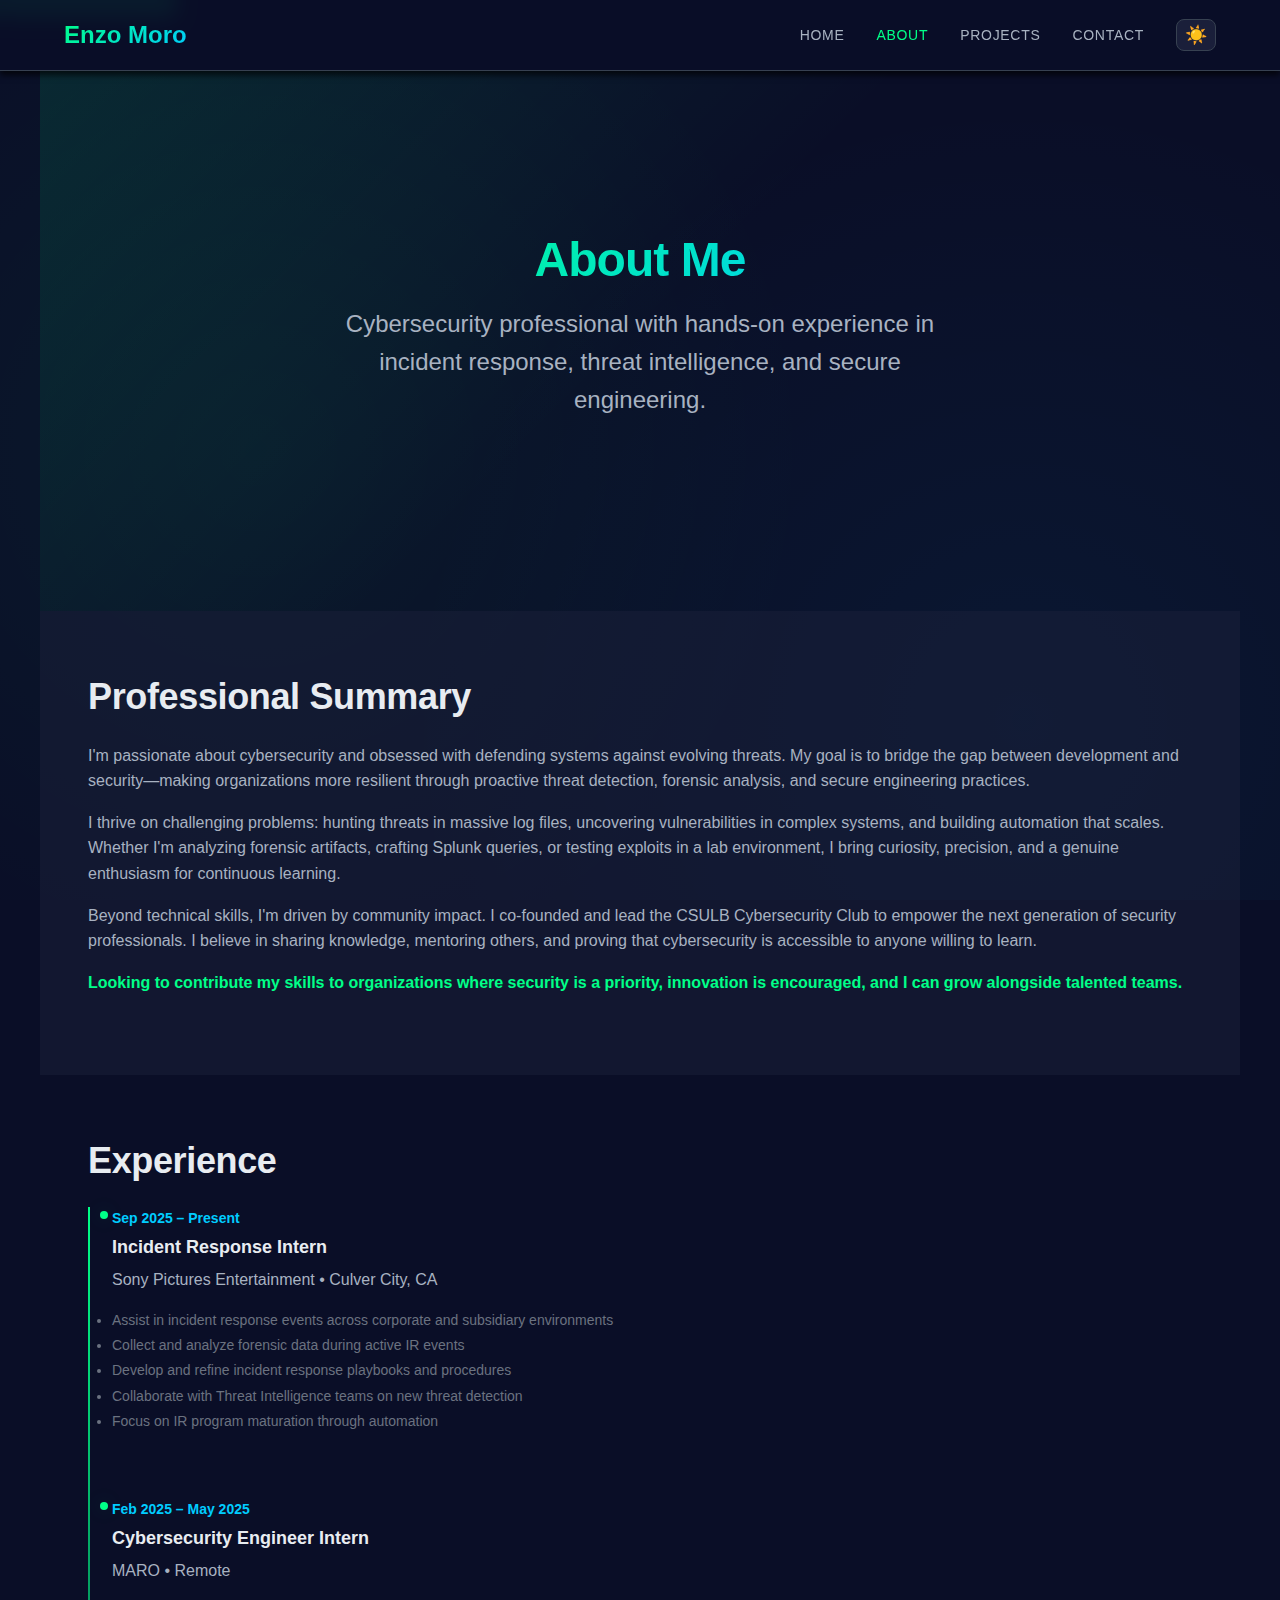
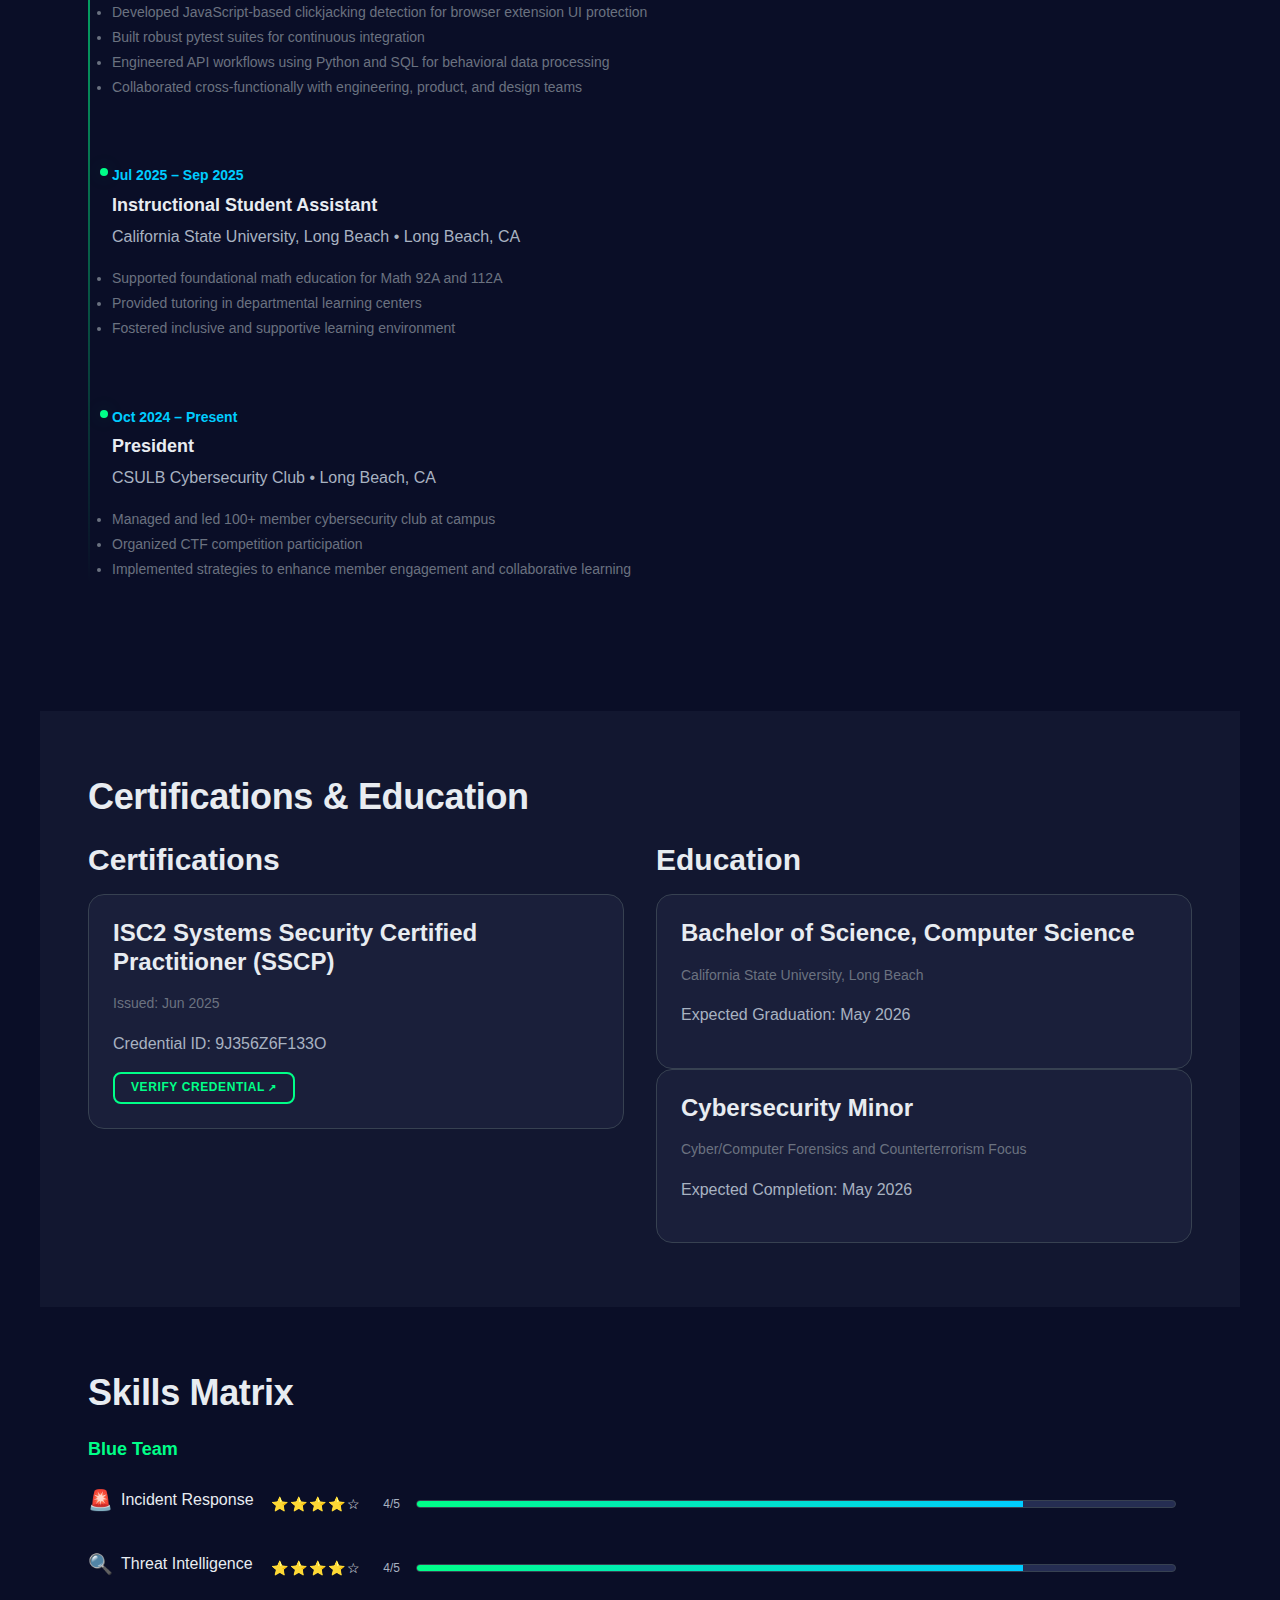
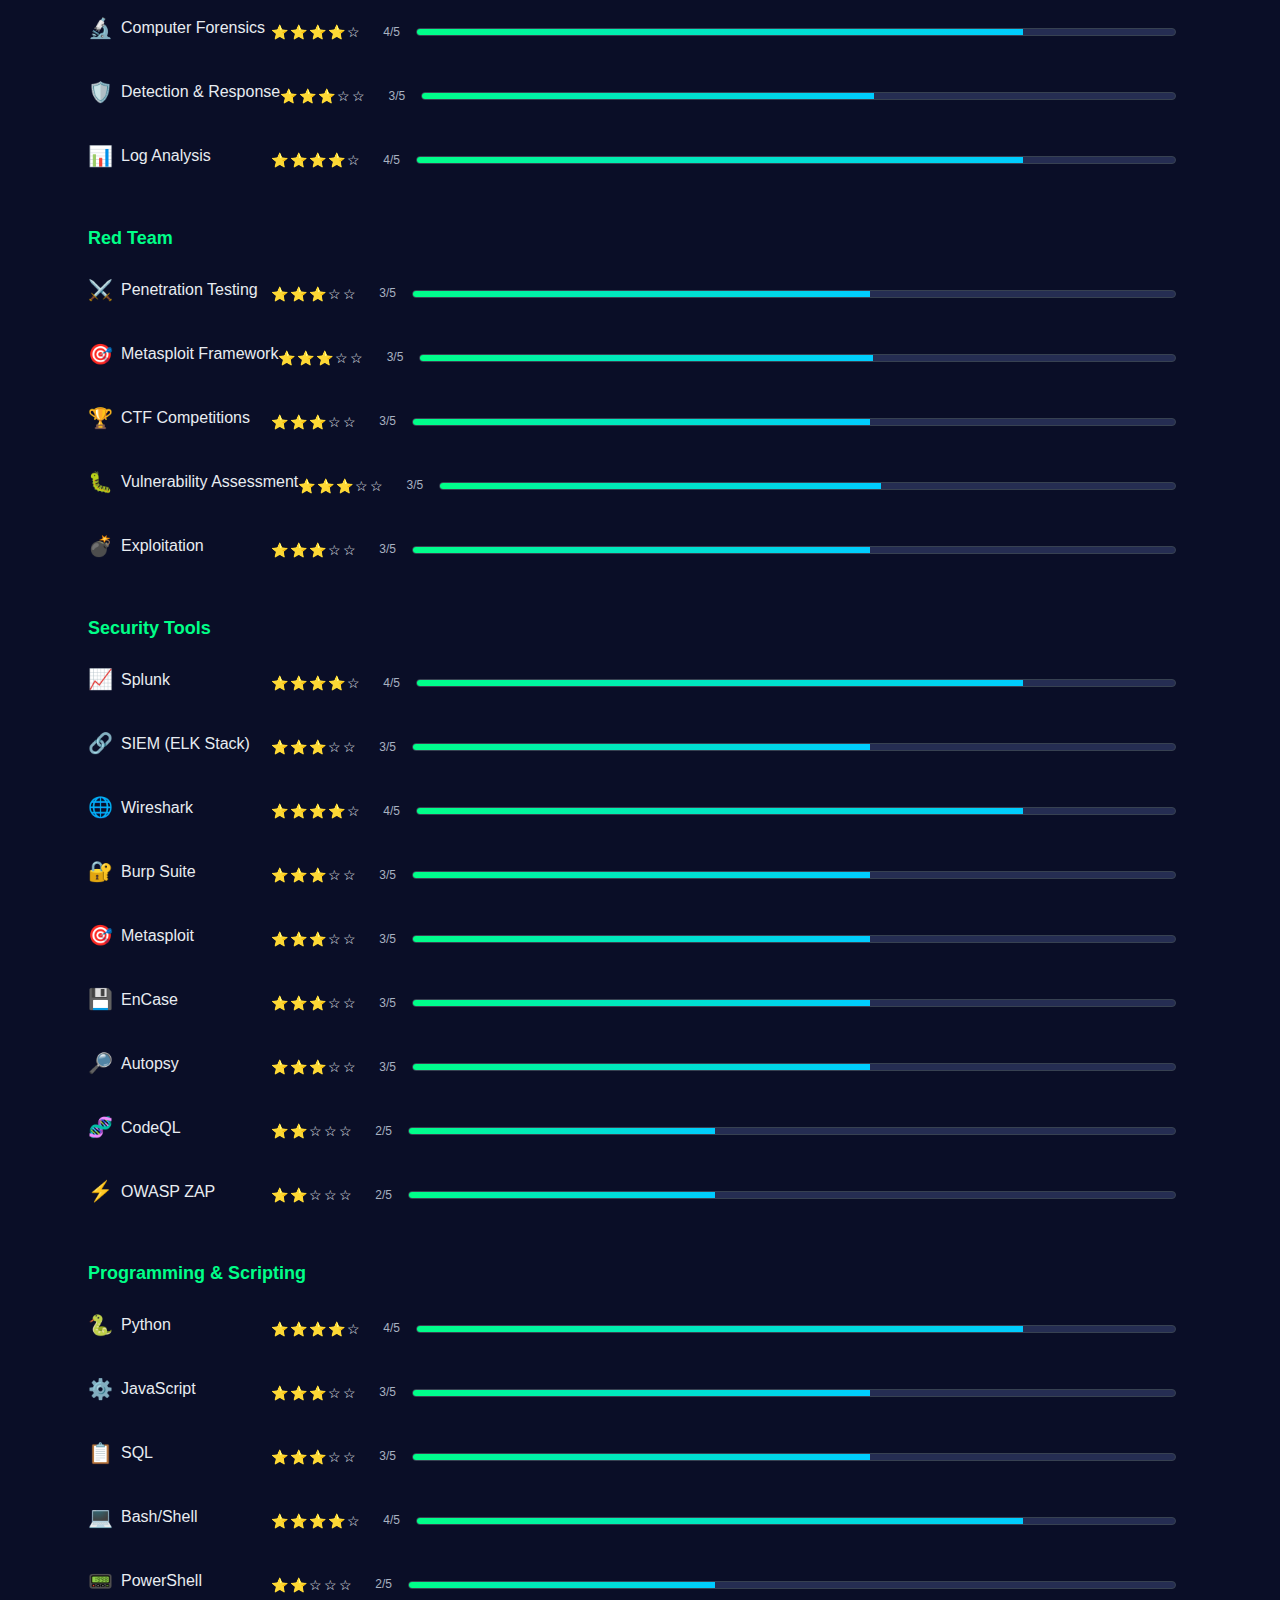
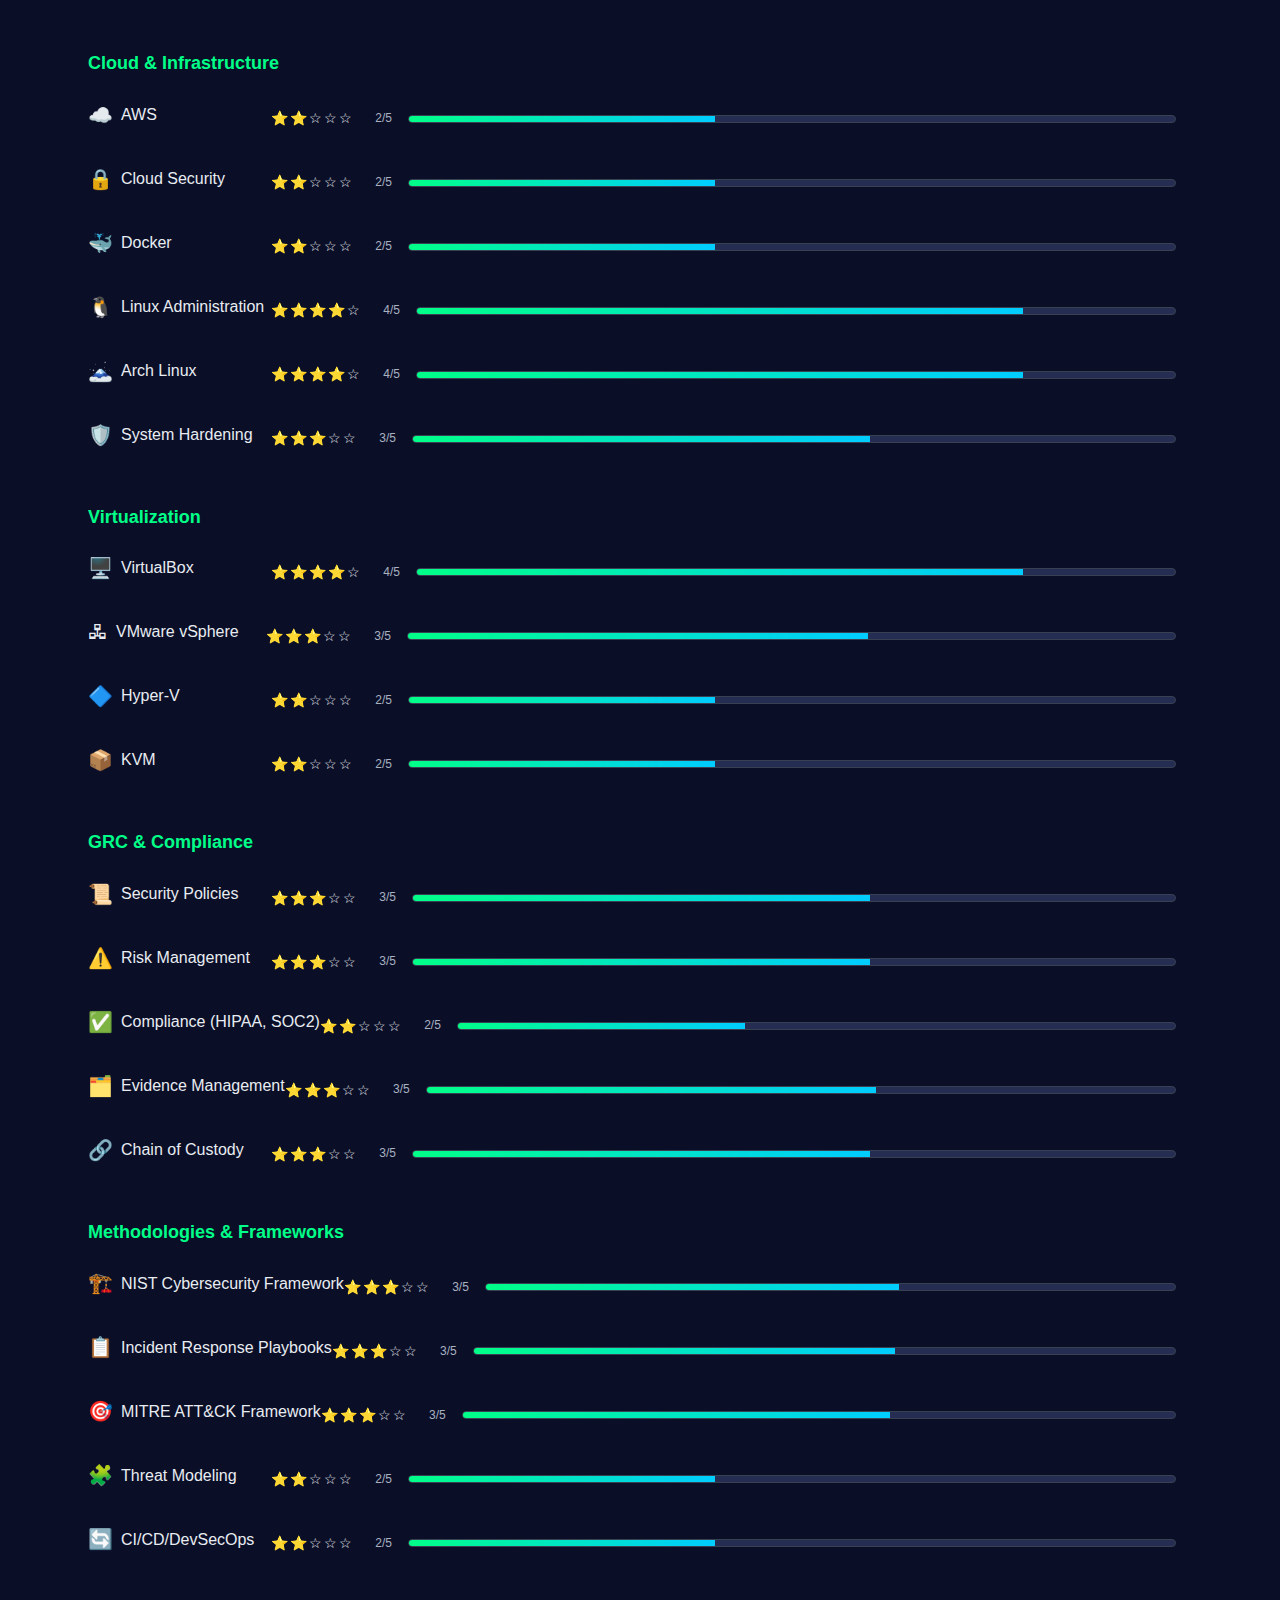
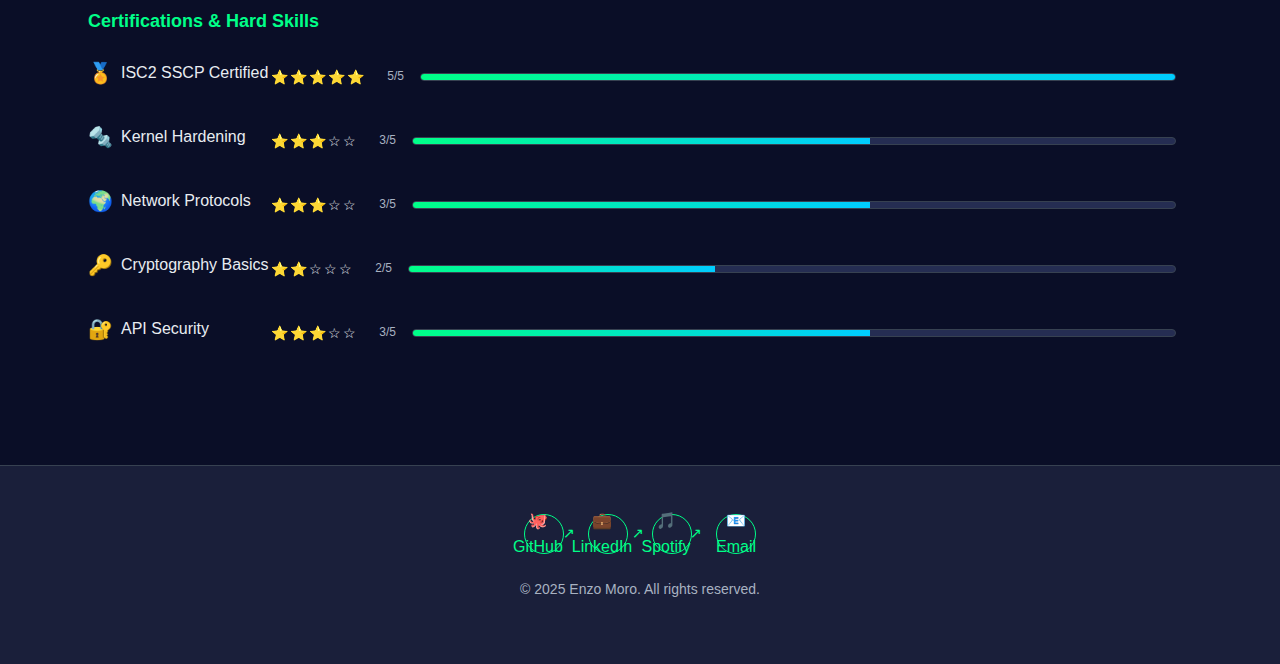
<file: about.html>
<!DOCTYPE html>
<html lang="en">
  <head>
    <meta charset="UTF-8" />
    <meta name="viewport" content="width=device-width, initial-scale=1.0" />
    <title>About | Enzo Moro | Cybersecurity Specialist</title>
    <meta
      name="description"
      content="Learn about Enzo Moro's cybersecurity expertise, experience, certifications, and technical skills."
    />
    <link rel="canonical" href="https://yourdomain.com/about.html" />
    <link rel="stylesheet" href="css/styles.css" />
    <meta
      http-equiv="Content-Security-Policy"
      content="default-src 'self'; script-src 'self' 'unsafe-inline'; style-src 'self' 'unsafe-inline'"
    />
  </head>
  <body>
    <a href="#main" class="skip-to-content">Skip to main content</a>

    <header role="banner">
      <nav role="navigation" aria-label="Main navigation">
        <div class="logo">Enzo Moro</div>
        <button class="menu-toggle" aria-label="Toggle navigation menu">
          ☰
        </button>
        <ul>
          <li><a href="index.html">Home</a></li>
          <li><a href="about.html" class="active">About</a></li>
          <li><a href="projects.html">Projects</a></li>
          <li><a href="contact.html">Contact</a></li>
          <li>
            <button id="theme-toggle" class="theme-toggle" aria-label="Toggle theme">
              <span class="theme-icon">☀️</span>
            </button>
          </li>
        </ul>
      </nav>
    </header>

    <main id="main" role="main">
      <!-- Hero -->
      <section
        class="hero"
        style="min-height: 60vh; padding: var(--spacing-2xl) var(--spacing-lg)"
      >
        <div class="hero-content">
          <h1>About Me</h1>
          <p class="subtitle">
            Cybersecurity professional with hands-on experience in incident
            response, threat intelligence, and secure engineering.
          </p>
        </div>
      </section>

      <!-- Professional Summary -->
      <section id="summary" role="region" aria-label="Professional summary">
        <div class="container">
          <h2>Professional Summary</h2>
          <p>
            I'm passionate about cybersecurity and obsessed with defending systems against evolving threats. My goal is to bridge the gap between development and security—making organizations more resilient through proactive threat detection, forensic analysis, and secure engineering practices.
          </p>
          <p>
            I thrive on challenging problems: hunting threats in massive log files, uncovering vulnerabilities in complex systems, and building automation that scales. Whether I'm analyzing forensic artifacts, crafting Splunk queries, or testing exploits in a lab environment, I bring curiosity, precision, and a genuine enthusiasm for continuous learning.
          </p>
          <p>
            Beyond technical skills, I'm driven by community impact. I co-founded and lead the CSULB Cybersecurity Club to empower the next generation of security professionals. I believe in sharing knowledge, mentoring others, and proving that cybersecurity is accessible to anyone willing to learn.
          </p>
          <p style="font-weight: 600; color: var(--color-accent-primary);">
            Looking to contribute my skills to organizations where security is a priority, innovation is encouraged, and I can grow alongside talented teams.
          </p>
        </div>
      </section>

      <!-- Experience Timeline -->
      <section id="experience" role="region" aria-label="Experience">
        <div class="container">
          <h2>Experience</h2>
          <div class="timeline">
            <div class="timeline-item">
              <div class="timeline-date">Sep 2025 – Present</div>
              <h3 class="timeline-title">Incident Response Intern</h3>
              <div class="timeline-org">
                Sony Pictures Entertainment • Culver City, CA
              </div>
              <ul class="timeline-description">
                <li>
                  Assist in incident response events across corporate and
                  subsidiary environments
                </li>
                <li>
                  Collect and analyze forensic data during active IR events
                </li>
                <li>
                  Develop and refine incident response playbooks and procedures
                </li>
                <li>
                  Collaborate with Threat Intelligence teams on new threat
                  detection
                </li>
                <li>Focus on IR program maturation through automation</li>
              </ul>
            </div>

            <div class="timeline-item">
              <div class="timeline-date">Feb 2025 – May 2025</div>
              <h3 class="timeline-title">Cybersecurity Engineer Intern</h3>
              <div class="timeline-org">MARO • Remote</div>
              <ul class="timeline-description">
                <li>
                  Developed JavaScript-based clickjacking detection for browser
                  extension UI protection
                </li>
                <li>Built robust pytest suites for continuous integration</li>
                <li>
                  Engineered API workflows using Python and SQL for behavioral
                  data processing
                </li>
                <li>
                  Collaborated cross-functionally with engineering, product, and
                  design teams
                </li>
              </ul>
            </div>

            <div class="timeline-item">
              <div class="timeline-date">Jul 2025 – Sep 2025</div>
              <h3 class="timeline-title">Instructional Student Assistant</h3>
              <div class="timeline-org">
                California State University, Long Beach • Long Beach, CA
              </div>
              <ul class="timeline-description">
                <li>
                  Supported foundational math education for Math 92A and 112A
                </li>
                <li>Provided tutoring in departmental learning centers</li>
                <li>Fostered inclusive and supportive learning environment</li>
              </ul>
            </div>

            <div class="timeline-item">
              <div class="timeline-date">Oct 2024 – Present</div>
              <h3 class="timeline-title">President</h3>
              <div class="timeline-org">
                CSULB Cybersecurity Club • Long Beach, CA
              </div>
              <ul class="timeline-description">
                <li>
                  Managed and led 100+ member cybersecurity club at campus
                </li>
                <li>Organized CTF competition participation</li>
                <li>
                  Implemented strategies to enhance member engagement and
                  collaborative learning
                </li>
              </ul>
            </div>
          </div>
        </div>
      </section>

      <!-- Certifications & Education -->
      <section id="certifications" role="region" aria-label="Certifications">
        <div class="container">
          <h2>Certifications & Education</h2>
          <div class="grid grid-2">
            <div>
              <h3>Certifications</h3>
              <div class="card">
                <h4>ISC2 Systems Security Certified Practitioner (SSCP)</h4>
                <p style="font-size: var(--font-size-sm); color: var(--color-text-muted);">
                  Issued: Jun 2025
                </p>
                <p>Credential ID: 9J356Z6F133O</p>
                <a
                  href="https://www.isc2.org"
                  target="_blank"
                  rel="noopener noreferrer"
                  class="btn btn-small"
                  >Verify Credential</a
                >
              </div>
            </div>

            <div>
              <h3>Education</h3>
              <div class="card">
                <h4>Bachelor of Science, Computer Science</h4>
                <p style="font-size: var(--font-size-sm); color: var(--color-text-muted);">
                  California State University, Long Beach
                </p>
                <p>Expected Graduation: May 2026</p>
              </div>
              <div class="card">
                <h4>Cybersecurity Minor</h4>
                <p style="font-size: var(--font-size-sm); color: var(--color-text-muted);">
                  Cyber/Computer Forensics and Counterterrorism Focus
                </p>
                <p>Expected Completion: May 2026</p>
              </div>
            </div>
          </div>
        </div>
      </section>

      <!-- Skills Matrix -->
      <section id="skills" role="region" aria-label="Skills">
        <div class="container">
          <h2>Skills Matrix</h2>
          <div id="skills-container"></div>
        </div>
      </section>
    </main>

    <footer role="contentinfo">
      <div class="social-links">
        <a href="https://github.com" target="_blank" rel="noopener noreferrer" title="GitHub"
          >🐙 GitHub</a
        >
        <a
          href="https://www.linkedin.com/in/enzocmoro/"
          target="_blank"
          rel="noopener noreferrer"
          title="LinkedIn"
          >💼 LinkedIn</a
        >
        <a href="https://open.spotify.com/user/enzocmoro-br?si=728c3e573cd54afa" target="_blank" rel="noopener noreferrer" title="Spotify"
          >🎵 Spotify</a
        >
        <a href="mailto:enzocmoro@gmail.com" title="Email">📧 Email</a>
      </div>
      <div class="footer-content">
        <p>© 2025 Enzo Moro. All rights reserved.</p>
      </div>
    </footer>

    <script src="js/theme.js"></script>
    <script src="js/scroll-to-top.js"></script>
    <script src="js/nav.js"></script>
    <script src="js/main.js"></script>
    <script>
      // Load skills matrix from JSON
      async function loadSkills() {
        try {
          const response = await fetch("assets/data/skills.json");
          const data = await response.json();

          const container = document.getElementById("skills-container");
          container.innerHTML = "";

          data.categories.forEach((category) => {
            const categoryDiv = document.createElement("div");
            categoryDiv.className = "skill-category";

            const title = document.createElement("h4");
            title.textContent = category.name;
            categoryDiv.appendChild(title);

            category.skills.forEach((skill) => {
              const skillItem = document.createElement("div");
              skillItem.className = "skill-item";

              // Icon + Name
              const nameContainer = document.createElement("div");
              nameContainer.style.display = "flex";
              nameContainer.style.alignItems = "center";
              nameContainer.style.gap = "8px";
              nameContainer.style.marginBottom = "var(--spacing-sm)";

              const icon = document.createElement("span");
              icon.textContent = skill.icon || "•";
              icon.style.fontSize = "20px";

              const name = document.createElement("div");
              name.className = "skill-name";
              name.textContent = skill.name;

              nameContainer.appendChild(icon);
              nameContainer.appendChild(name);

              // Score display with stars
              const scoreContainer = document.createElement("div");
              scoreContainer.style.display = "flex";
              scoreContainer.style.alignItems = "center";
              scoreContainer.style.gap = "8px";

              const stars = document.createElement("div");
              stars.style.fontSize = "14px";
              stars.style.letterSpacing = "2px";
              stars.textContent = "⭐".repeat(skill.level) + "☆".repeat(5 - skill.level);

              const scoreText = document.createElement("div");
              scoreText.className = "skill-level";
              scoreText.textContent = `${skill.level}/5`;

              scoreContainer.appendChild(stars);
              scoreContainer.appendChild(scoreText);

              // Bar
              const bar = document.createElement("div");
              bar.className = "skill-bar";

              const fill = document.createElement("div");
              fill.className = "skill-fill";
              const percentage = (skill.level / 5) * 100;
              fill.style.width = `${percentage}%`;

              bar.appendChild(fill);

              skillItem.appendChild(nameContainer);
              skillItem.appendChild(scoreContainer);
              skillItem.appendChild(bar);

              categoryDiv.appendChild(skillItem);
            });

            container.appendChild(categoryDiv);
          });
        } catch (error) {
          console.error("Error loading skills:", error);
        }
      }

      document.addEventListener("DOMContentLoaded", loadSkills);
    </script>
  </body>
</html>
</file>
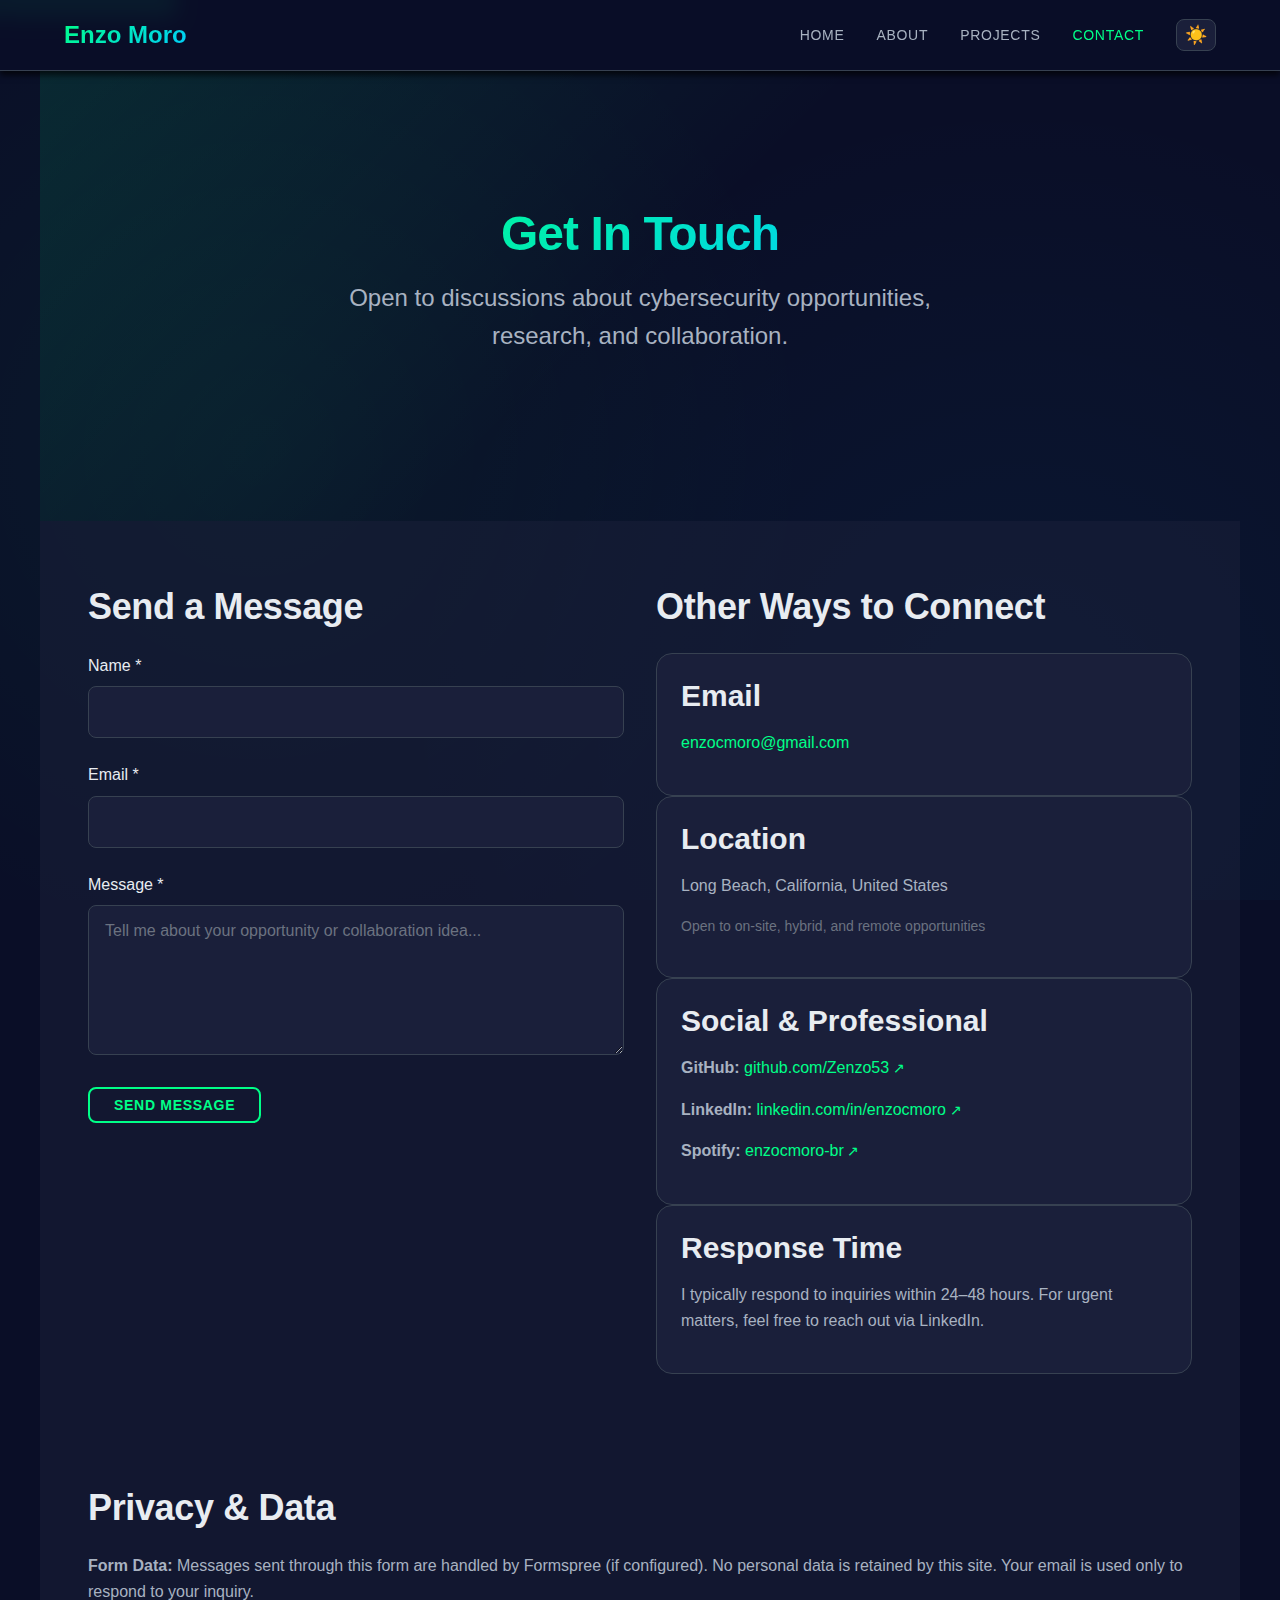
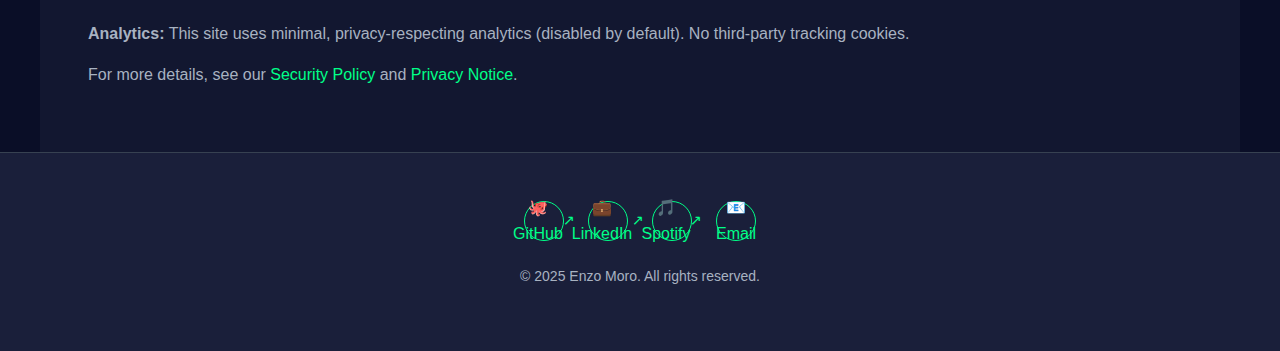
<file: contact.html>
<!DOCTYPE html>
<html lang="en">
  <head>
    <meta charset="UTF-8" />
    <meta name="viewport" content="width=device-width, initial-scale=1.0" />
    <title>Contact | Enzo Moro</title>
    <meta name="description" content="Get in touch with Enzo Moro. Available for cybersecurity opportunities." />
    <link rel="canonical" href="https://yourdomain.com/contact.html" />
    <link rel="stylesheet" href="css/styles.css" />
    <meta
      http-equiv="Content-Security-Policy"
      content="default-src 'self'; script-src 'self' 'unsafe-inline'; style-src 'self' 'unsafe-inline'; connect-src 'self' https://formspree.io"
    />
  </head>
  <body>
    <a href="#main" class="skip-to-content">Skip to main content</a>

    <header role="banner">
      <nav role="navigation" aria-label="Main navigation">
        <div class="logo">Enzo Moro</div>
        <button class="menu-toggle" aria-label="Toggle navigation menu">
          ☰
        </button>
        <ul>
          <li><a href="index.html">Home</a></li>
          <li><a href="about.html">About</a></li>
          <li><a href="projects.html">Projects</a></li>
          <li><a href="contact.html" class="active">Contact</a></li>
          <li>
            <button id="theme-toggle" class="theme-toggle" aria-label="Toggle theme">
              <span class="theme-icon">☀️</span>
            </button>
          </li>
        </ul>
      </nav>
    </header>

    <main id="main" role="main">
      <!-- Hero -->
      <section
        class="hero"
        style="min-height: 50vh; padding: var(--spacing-2xl) var(--spacing-lg)"
      >
        <div class="hero-content">
          <h1>Get In Touch</h1>
          <p class="subtitle">
            Open to discussions about cybersecurity opportunities, research, and collaboration.
          </p>
        </div>
      </section>

      <!-- Contact Form & Info -->
      <section id="contact-section" role="region" aria-label="Contact">
        <div class="container">
          <div class="grid grid-2">
            <!-- Contact Form -->
            <div>
              <h2>Send a Message</h2>
              <form
                id="contact-form"
                action="https://formspree.io/f/xyzpqrst"
                method="POST"
              >
                <div class="form-group">
                  <label for="name">Name *</label>
                  <input
                    type="text"
                    id="name"
                    name="name"
                    required
                    aria-required="true"
                  />
                </div>

                <div class="form-group">
                  <label for="email">Email *</label>
                  <input
                    type="email"
                    id="email"
                    name="email"
                    required
                    aria-required="true"
                  />
                </div>

                <!-- Honeypot (spam protection) -->
                <div
                  class="form-group"
                  style="position: absolute; left: -9999px; opacity: 0"
                >
                  <label for="website">Website</label>
                  <input type="text" id="website" name="website" />
                </div>

                <div class="form-group">
                  <label for="message">Message *</label>
                  <textarea
                    id="message"
                    name="message"
                    required
                    aria-required="true"
                    placeholder="Tell me about your opportunity or collaboration idea..."
                  ></textarea>
                </div>

                <button type="submit" class="btn">
                  Send Message
                </button>
              </form>

              <div id="form-message" style="display: none"></div>
            </div>

            <!-- Contact Info -->
            <div>
              <h2>Other Ways to Connect</h2>

              <div class="card">
                <h3>Email</h3>
                <p>
                  <a href="mailto:enzocmoro@gmail.com"
                    >enzocmoro@gmail.com</a
                  >
                </p>
              </div>

              <div class="card">
                <h3>Location</h3>
                <p>Long Beach, California, United States</p>
                <p style="font-size: var(--font-size-sm); color: var(--color-text-muted);">
                  Open to on-site, hybrid, and remote opportunities
                </p>
              </div>

              <div class="card">
                <h3>Social & Professional</h3>
                <p>
                  <strong>GitHub:</strong>
                  <a href="https://github.com/Zenzo53" target="_blank" rel="noopener noreferrer"
                    >github.com/Zenzo53</a
                  >
                </p>
                <p>
                  <strong>LinkedIn:</strong>
                  <a href="https://www.linkedin.com/in/enzocmoro/" target="_blank" rel="noopener noreferrer"
                    >linkedin.com/in/enzocmoro</a
                  >
                </p>
                <p>
                  <strong>Spotify:</strong>
                  <a href="https://open.spotify.com/user/enzocmoro-br?si=728c3e573cd54afa" target="_blank" rel="noopener noreferrer"
                    >enzocmoro-br</a
                  >
                </p>
              </div>

              <div class="card">
                <h3>Response Time</h3>
                <p>
                  I typically respond to inquiries within 24–48 hours. For urgent matters, feel free to reach out via LinkedIn.
                </p>
              </div>
            </div>
          </div>
        </div>
      </section>

      <!-- Privacy -->
      <section style="padding: var(--spacing-2xl) var(--spacing-lg); background-color: rgba(25, 31, 58, 0.5);">
        <div class="container">
          <h2>Privacy & Data</h2>
          <p>
            <strong>Form Data:</strong> Messages sent through this form are handled by Formspree
            (if configured). No personal data is retained by this site. Your email is used only
            to respond to your inquiry.
          </p>
          <p>
            <strong>Analytics:</strong> This site uses minimal, privacy-respecting analytics
            (disabled by default). No third-party tracking cookies.
          </p>
          <p>
            For more details, see our <a href="SECURITY.md">Security Policy</a> and
            <a href="privacy.html">Privacy Notice</a>.
          </p>
        </div>
      </section>
    </main>

    <footer role="contentinfo">
      <div class="social-links">
        <a href="https://github.com" target="_blank" rel="noopener noreferrer" title="GitHub"
          >🐙 GitHub</a
        >
        <a
          href="https://www.linkedin.com/in/enzocmoro/"
          target="_blank"
          rel="noopener noreferrer"
          title="LinkedIn"
          >💼 LinkedIn</a
        >
        <a href="https://open.spotify.com/user/enzocmoro-br?si=728c3e573cd54afa" target="_blank" rel="noopener noreferrer" title="Spotify"
          >🎵 Spotify</a
        >
        <a href="mailto:enzocmoro@gmail.com" title="Email">📧 Email</a>
      </div>
      <div class="footer-content">
        <p>© 2025 Enzo Moro. All rights reserved.</p>
      </div>
    </footer>

    <script src="js/theme.js"></script>
    <script src="js/scroll-to-top.js"></script>
    <script src="js/nav.js"></script>
    <script src="js/form.js"></script>
  </body>
</html>
</file>
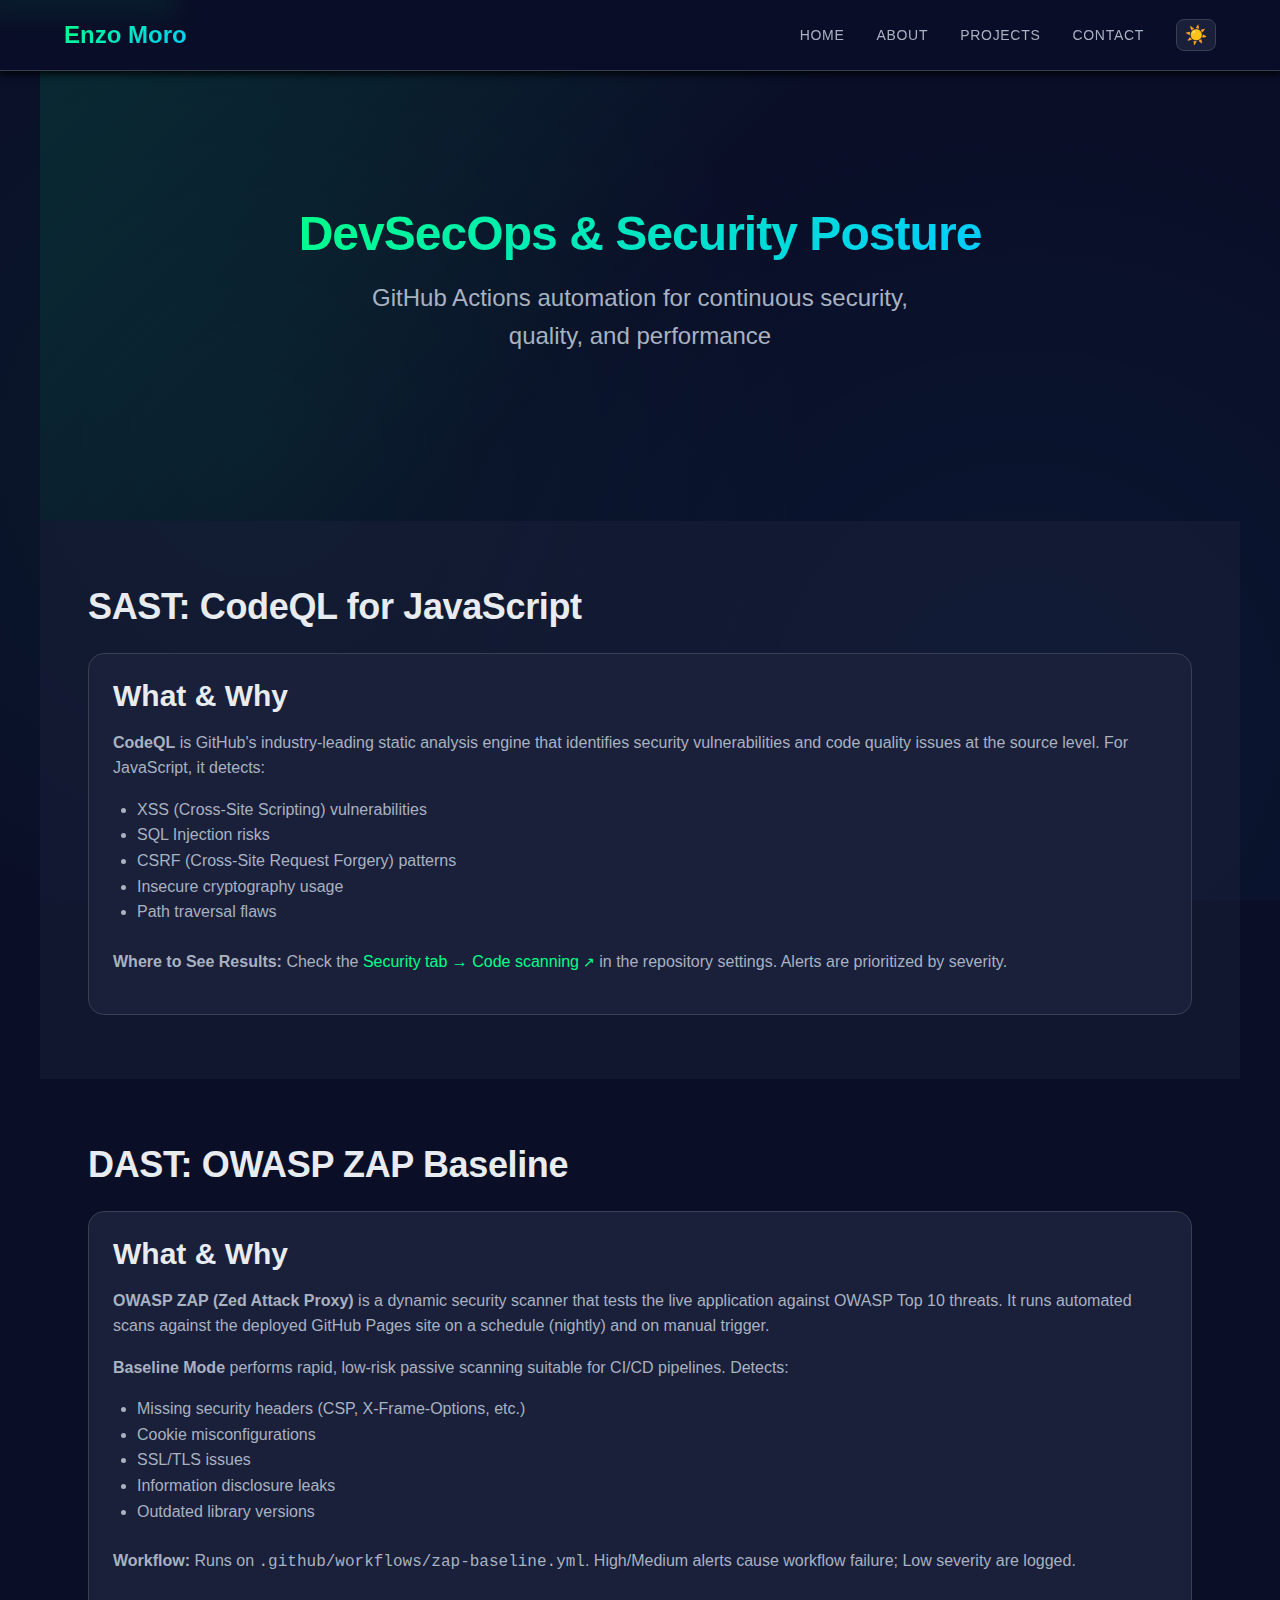
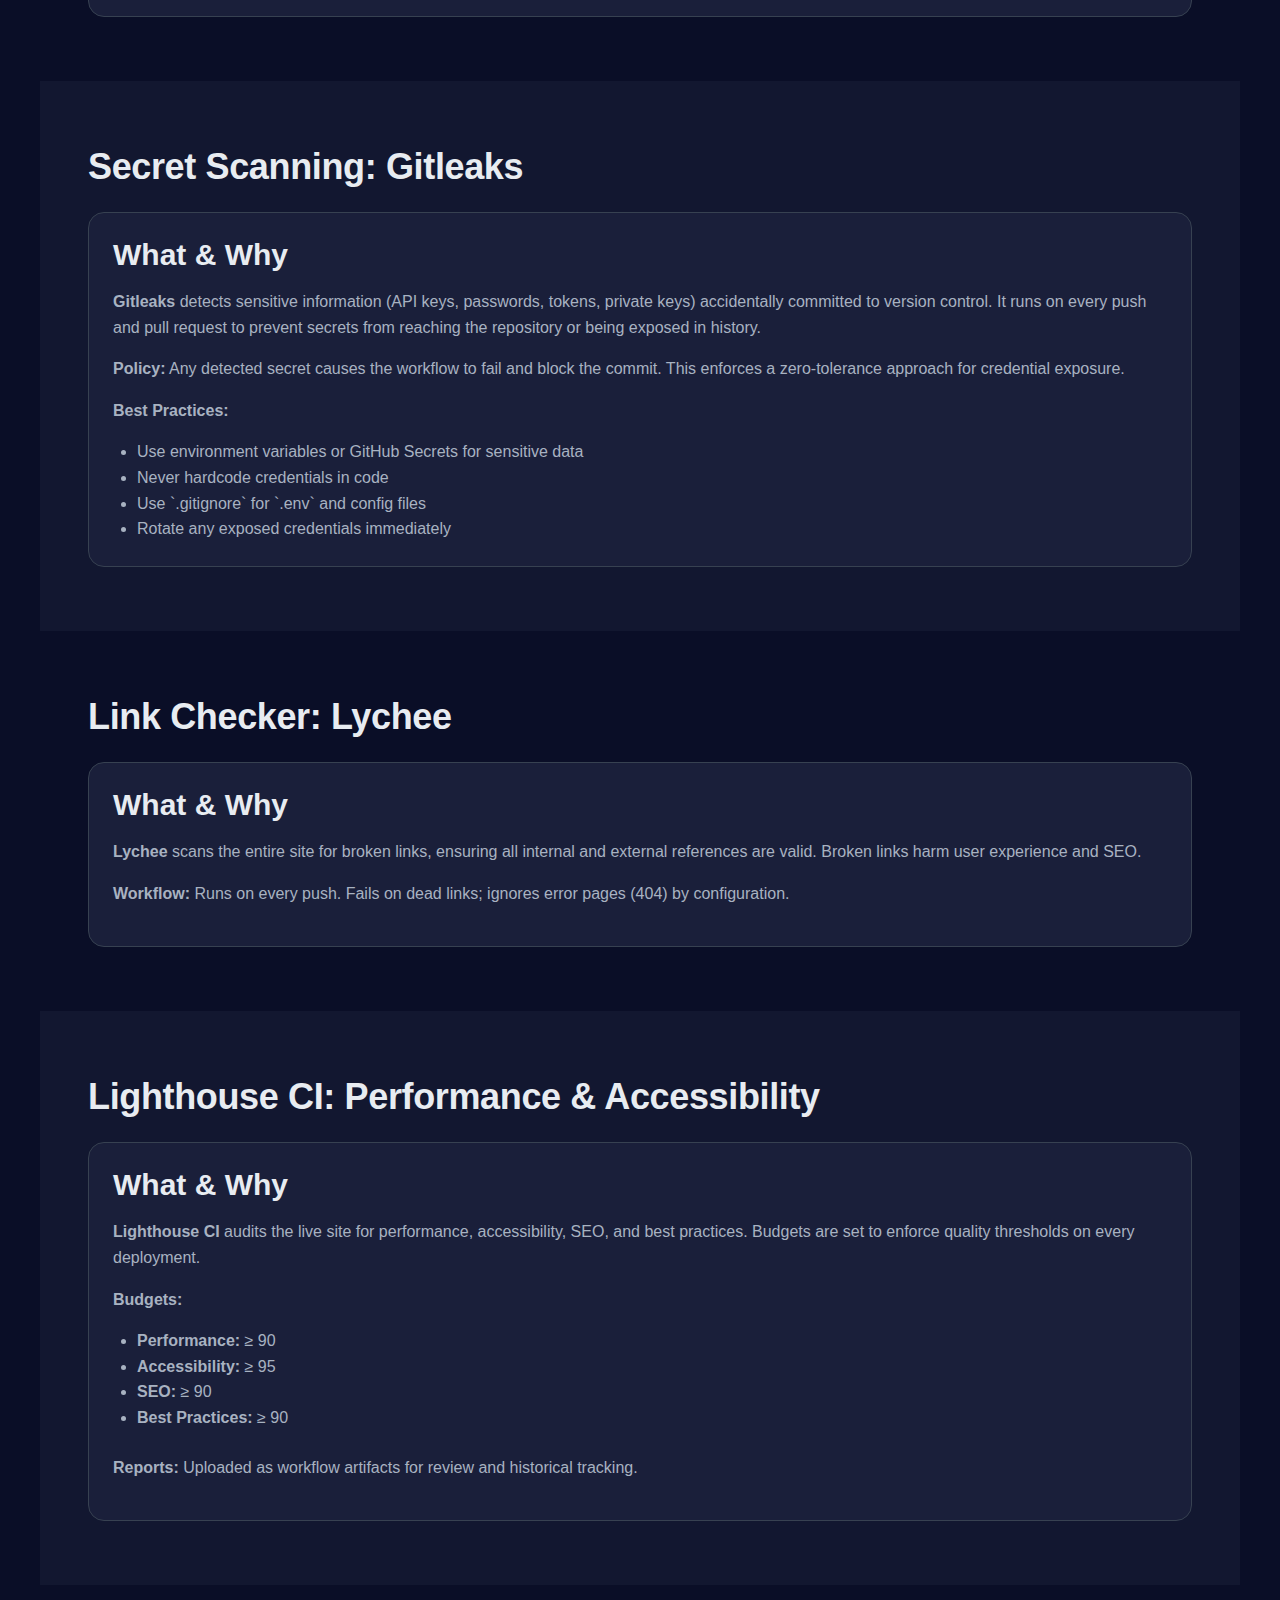
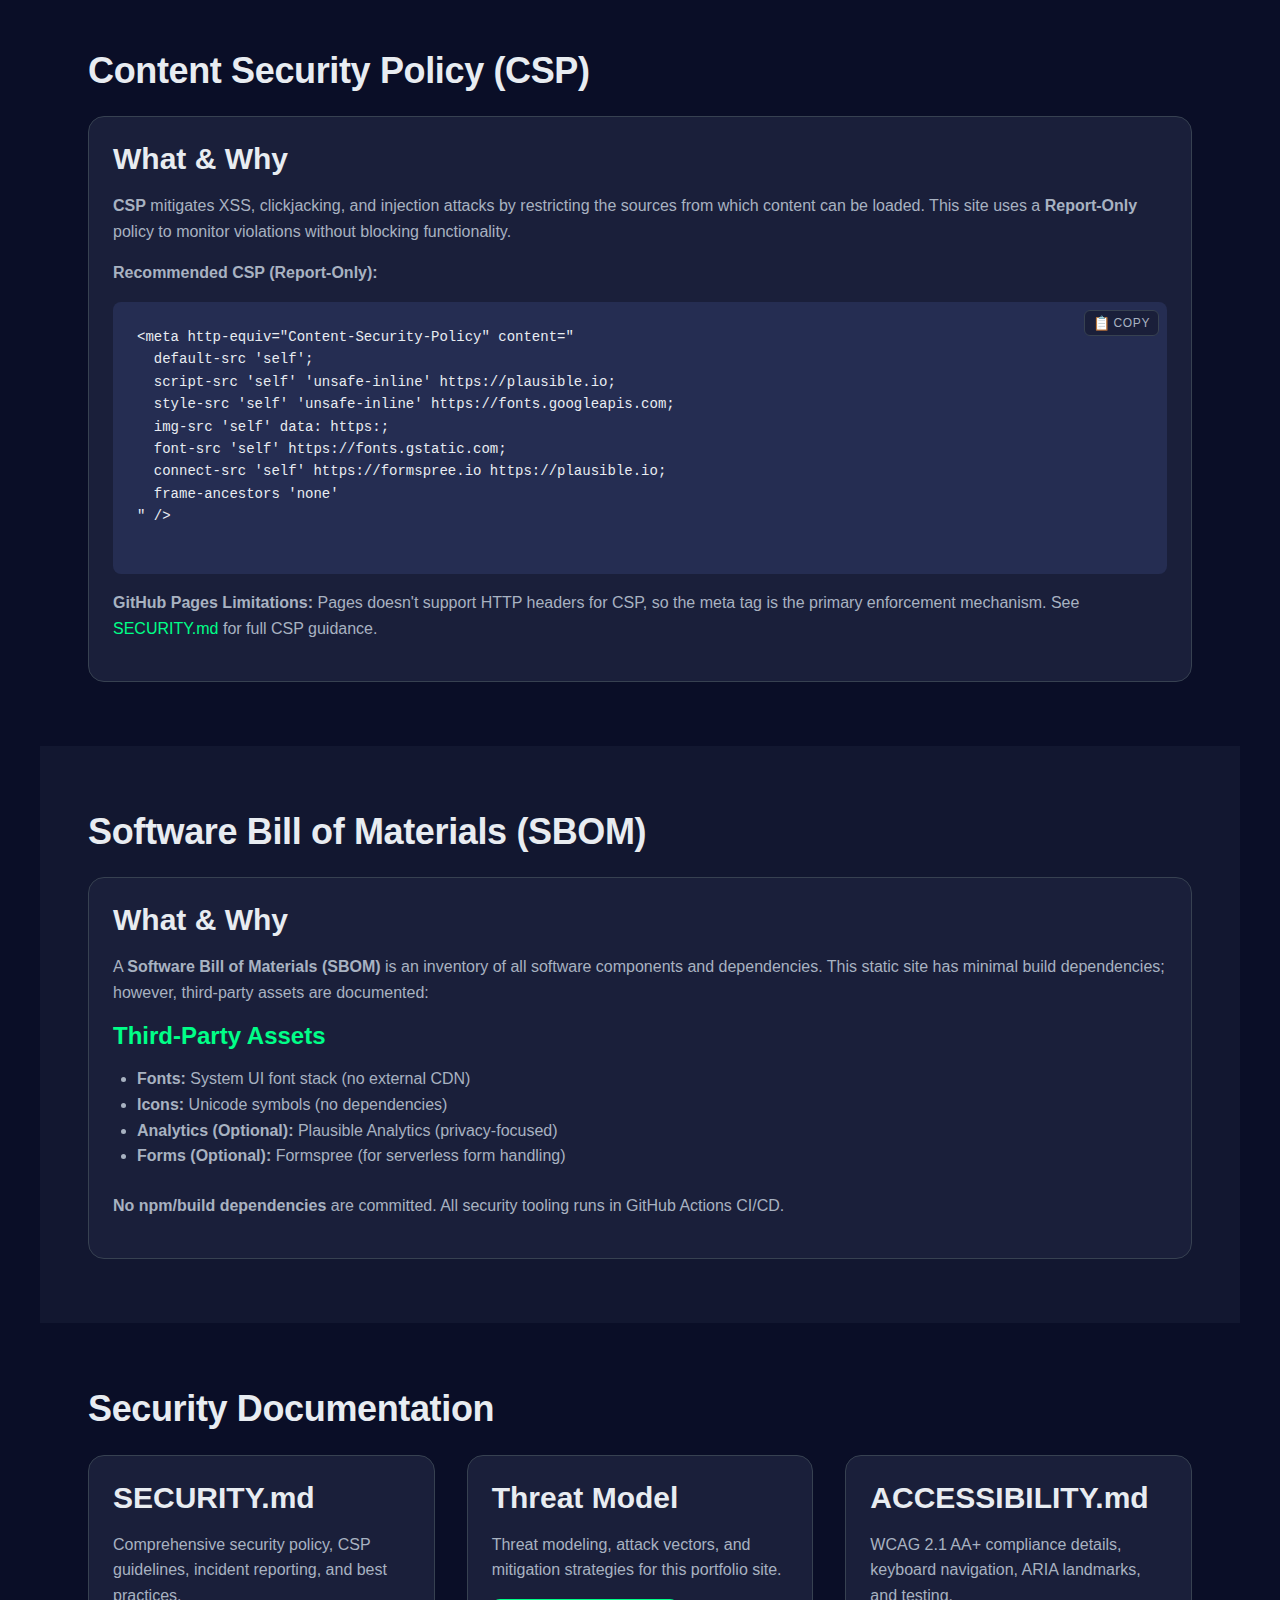
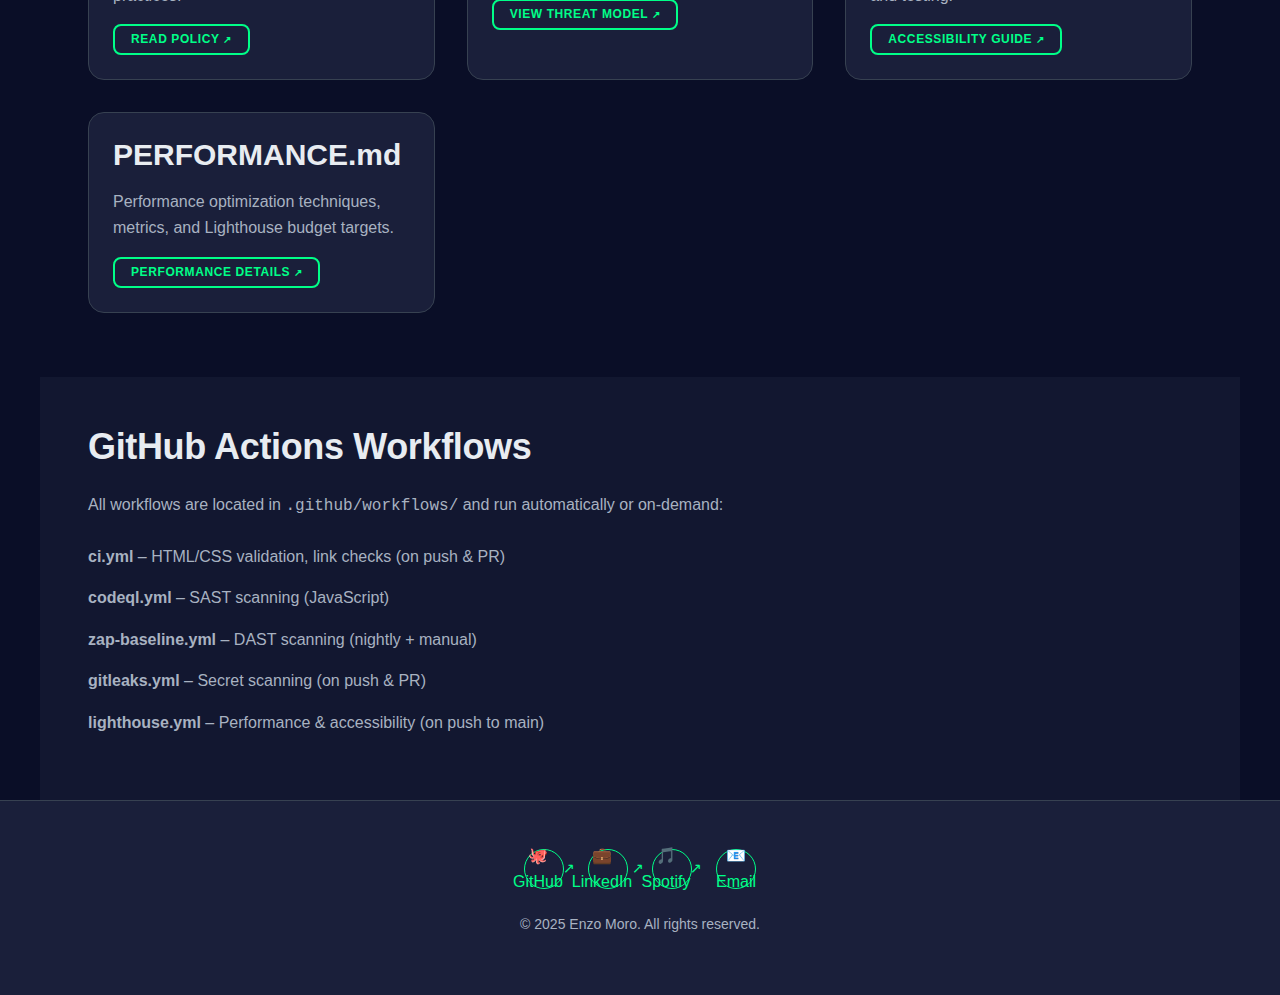
<file: devsecops.html>
<!DOCTYPE html>
<html lang="en">
  <head>
    <meta charset="UTF-8" />
    <meta name="viewport" content="width=device-width, initial-scale=1.0" />
    <title>DevSecOps | Enzo Moro</title>
    <meta
      name="description"
      content="Security practices: SAST (CodeQL), DAST (OWASP ZAP), Secret Scanning (Gitleaks), Lighthouse CI, and more."
    />
    <link rel="canonical" href="https://yourdomain.com/devsecops.html" />
    <link rel="stylesheet" href="css/styles.css" />
  </head>
  <body>
    <a href="#main" class="skip-to-content">Skip to main content</a>

    <header role="banner">
      <nav role="navigation" aria-label="Main navigation">
        <div class="logo">Enzo Moro</div>
        <button class="menu-toggle" aria-label="Toggle navigation menu">
          ☰
        </button>
        <ul>
          <li><a href="index.html">Home</a></li>
          <li><a href="about.html">About</a></li>
          <li><a href="projects.html">Projects</a></li>
          <li><a href="contact.html">Contact</a></li>
          <li>
            <button id="theme-toggle" class="theme-toggle" aria-label="Toggle theme">
              <span class="theme-icon">☀️</span>
            </button>
          </li>
        </ul>
      </nav>
    </header>

    <main id="main" role="main">
      <!-- Hero -->
      <section
        class="hero"
        style="min-height: 50vh; padding: var(--spacing-2xl) var(--spacing-lg)"
      >
        <div class="hero-content">
          <h1>DevSecOps & Security Posture</h1>
          <p class="subtitle">
            GitHub Actions automation for continuous security, quality, and performance
          </p>
        </div>
      </section>

      <!-- SAST Section -->
      <section role="region" aria-label="Static Application Security Testing">
        <div class="container">
          <h2>SAST: CodeQL for JavaScript</h2>
          <div class="card">
            <h3>What & Why</h3>
            <p>
              <strong>CodeQL</strong> is GitHub's industry-leading static analysis engine that
              identifies security vulnerabilities and code quality issues at the source level.
              For JavaScript, it detects:
            </p>
            <ul style="margin-left: var(--spacing-lg); color: var(--color-text-secondary);">
              <li>XSS (Cross-Site Scripting) vulnerabilities</li>
              <li>SQL Injection risks</li>
              <li>CSRF (Cross-Site Request Forgery) patterns</li>
              <li>Insecure cryptography usage</li>
              <li>Path traversal flaws</li>
            </ul>
            <p style="margin-top: var(--spacing-lg);">
              <strong>Where to See Results:</strong> Check the
              <a href="#" target="_blank" rel="noopener noreferrer">Security tab → Code scanning</a>
              in the repository settings. Alerts are prioritized by severity.
            </p>
          </div>
        </div>
      </section>

      <!-- DAST Section -->
      <section role="region" aria-label="Dynamic Application Security Testing">
        <div class="container">
          <h2>DAST: OWASP ZAP Baseline</h2>
          <div class="card">
            <h3>What & Why</h3>
            <p>
              <strong>OWASP ZAP (Zed Attack Proxy)</strong> is a dynamic security scanner that
              tests the live application against OWASP Top 10 threats. It runs automated scans
              against the deployed GitHub Pages site on a schedule (nightly) and on manual trigger.
            </p>
            <p style="margin-top: var(--spacing-md);">
              <strong>Baseline Mode</strong> performs rapid, low-risk passive scanning suitable for
              CI/CD pipelines. Detects:
            </p>
            <ul style="margin-left: var(--spacing-lg); color: var(--color-text-secondary);">
              <li>Missing security headers (CSP, X-Frame-Options, etc.)</li>
              <li>Cookie misconfigurations</li>
              <li>SSL/TLS issues</li>
              <li>Information disclosure leaks</li>
              <li>Outdated library versions</li>
            </ul>
            <p style="margin-top: var(--spacing-lg);">
              <strong>Workflow:</strong> Runs on <code>.github/workflows/zap-baseline.yml</code>.
              High/Medium alerts cause workflow failure; Low severity are logged.
            </p>
          </div>
        </div>
      </section>

      <!-- Secret Scanning Section -->
      <section role="region" aria-label="Secret Scanning">
        <div class="container">
          <h2>Secret Scanning: Gitleaks</h2>
          <div class="card">
            <h3>What & Why</h3>
            <p>
              <strong>Gitleaks</strong> detects sensitive information (API keys, passwords, tokens,
              private keys) accidentally committed to version control. It runs on every push and
              pull request to prevent secrets from reaching the repository or being exposed in
              history.
            </p>
            <p style="margin-top: var(--spacing-md);">
              <strong>Policy:</strong> Any detected secret causes the workflow to fail and block
              the commit. This enforces a zero-tolerance approach for credential exposure.
            </p>
            <p style="margin-top: var(--spacing-md);">
              <strong>Best Practices:</strong>
            </p>
            <ul style="margin-left: var(--spacing-lg); color: var(--color-text-secondary);">
              <li>Use environment variables or GitHub Secrets for sensitive data</li>
              <li>Never hardcode credentials in code</li>
              <li>Use `.gitignore` for `.env` and config files</li>
              <li>Rotate any exposed credentials immediately</li>
            </ul>
          </div>
        </div>
      </section>

      <!-- Link Checker Section -->
      <section role="region" aria-label="Link Checking">
        <div class="container">
          <h2>Link Checker: Lychee</h2>
          <div class="card">
            <h3>What & Why</h3>
            <p>
              <strong>Lychee</strong> scans the entire site for broken links, ensuring all internal
              and external references are valid. Broken links harm user experience and SEO.
            </p>
            <p style="margin-top: var(--spacing-md);">
              <strong>Workflow:</strong> Runs on every push. Fails on dead links; ignores error
              pages (404) by configuration.
            </p>
          </div>
        </div>
      </section>

      <!-- Lighthouse CI Section -->
      <section role="region" aria-label="Lighthouse CI">
        <div class="container">
          <h2>Lighthouse CI: Performance & Accessibility</h2>
          <div class="card">
            <h3>What & Why</h3>
            <p>
              <strong>Lighthouse CI</strong> audits the live site for performance, accessibility,
              SEO, and best practices. Budgets are set to enforce quality thresholds on every
              deployment.
            </p>
            <p style="margin-top: var(--spacing-md);">
              <strong>Budgets:</strong>
            </p>
            <ul style="margin-left: var(--spacing-lg); color: var(--color-text-secondary);">
              <li><strong>Performance:</strong> ≥ 90</li>
              <li><strong>Accessibility:</strong> ≥ 95</li>
              <li><strong>SEO:</strong> ≥ 90</li>
              <li><strong>Best Practices:</strong> ≥ 90</li>
            </ul>
            <p style="margin-top: var(--spacing-lg);">
              <strong>Reports:</strong> Uploaded as workflow artifacts for review and historical
              tracking.
            </p>
          </div>
        </div>
      </section>

      <!-- CSP Section -->
      <section role="region" aria-label="Content Security Policy">
        <div class="container">
          <h2>Content Security Policy (CSP)</h2>
          <div class="card">
            <h3>What & Why</h3>
            <p>
              <strong>CSP</strong> mitigates XSS, clickjacking, and injection attacks by restricting
              the sources from which content can be loaded. This site uses a <strong>Report-Only</strong>
              policy to monitor violations without blocking functionality.
            </p>
            <p style="margin-top: var(--spacing-md);">
              <strong>Recommended CSP (Report-Only):</strong>
            </p>
            <pre style="background-color: var(--color-bg-tertiary); padding: var(--spacing-lg); border-radius: var(--border-radius-md); overflow-x: auto; font-size: var(--font-size-sm);">
&lt;meta http-equiv="Content-Security-Policy" content="
  default-src 'self';
  script-src 'self' 'unsafe-inline' https://plausible.io;
  style-src 'self' 'unsafe-inline' https://fonts.googleapis.com;
  img-src 'self' data: https:;
  font-src 'self' https://fonts.gstatic.com;
  connect-src 'self' https://formspree.io https://plausible.io;
  frame-ancestors 'none'
" /&gt;
            </pre>
            <p style="margin-top: var(--spacing-md);">
              <strong>GitHub Pages Limitations:</strong> Pages doesn't support HTTP headers for CSP,
              so the meta tag is the primary enforcement mechanism. See <a href="SECURITY.md">SECURITY.md</a>
              for full CSP guidance.
            </p>
          </div>
        </div>
      </section>

      <!-- SBOM Section -->
      <section role="region" aria-label="Software Bill of Materials">
        <div class="container">
          <h2>Software Bill of Materials (SBOM)</h2>
          <div class="card">
            <h3>What & Why</h3>
            <p>
              A <strong>Software Bill of Materials (SBOM)</strong> is an inventory of all software
              components and dependencies. This static site has minimal build dependencies; however,
              third-party assets are documented:
            </p>
            <h4 style="margin-top: var(--spacing-md); color: var(--color-accent-primary);">Third-Party Assets</h4>
            <ul style="margin-left: var(--spacing-lg); color: var(--color-text-secondary);">
              <li><strong>Fonts:</strong> System UI font stack (no external CDN)</li>
              <li><strong>Icons:</strong> Unicode symbols (no dependencies)</li>
              <li><strong>Analytics (Optional):</strong> Plausible Analytics (privacy-focused)</li>
              <li><strong>Forms (Optional):</strong> Formspree (for serverless form handling)</li>
            </ul>
            <p style="margin-top: var(--spacing-lg);">
              <strong>No npm/build dependencies</strong> are committed. All security tooling runs in
              GitHub Actions CI/CD.
            </p>
          </div>
        </div>
      </section>

      <!-- Security Docs -->
      <section role="region" aria-label="Security Documentation">
        <div class="container">
          <h2>Security Documentation</h2>
          <div class="grid grid-2">
            <div class="card">
              <h3>SECURITY.md</h3>
              <p>
                Comprehensive security policy, CSP guidelines, incident reporting, and best practices.
              </p>
              <a href="SECURITY.md" class="btn btn-small" target="_blank" rel="noopener noreferrer">Read Policy</a>
            </div>

            <div class="card">
              <h3>Threat Model</h3>
              <p>
                Threat modeling, attack vectors, and mitigation strategies for this portfolio site.
              </p>
              <a href="threat-model.md" class="btn btn-small" target="_blank" rel="noopener noreferrer">View Threat Model</a>
            </div>

            <div class="card">
              <h3>ACCESSIBILITY.md</h3>
              <p>
                WCAG 2.1 AA+ compliance details, keyboard navigation, ARIA landmarks, and testing.
              </p>
              <a href="ACCESSIBILITY.md" class="btn btn-small" target="_blank" rel="noopener noreferrer">Accessibility Guide</a>
            </div>

            <div class="card">
              <h3>PERFORMANCE.md</h3>
              <p>
                Performance optimization techniques, metrics, and Lighthouse budget targets.
              </p>
              <a href="PERFORMANCE.md" class="btn btn-small" target="_blank" rel="noopener noreferrer">Performance Details</a>
            </div>
          </div>
        </div>
      </section>

      <!-- GitHub Actions Summary -->
      <section style="padding: var(--spacing-2xl) var(--spacing-lg); background-color: rgba(25, 31, 58, 0.5);">
        <div class="container">
          <h2>GitHub Actions Workflows</h2>
          <p>All workflows are located in <code>.github/workflows/</code> and run automatically or on-demand:</p>
          <div style="margin-top: var(--spacing-lg);">
            <p><strong>ci.yml</strong> – HTML/CSS validation, link checks (on push & PR)</p>
            <p><strong>codeql.yml</strong> – SAST scanning (JavaScript)</p>
            <p><strong>zap-baseline.yml</strong> – DAST scanning (nightly + manual)</p>
            <p><strong>gitleaks.yml</strong> – Secret scanning (on push & PR)</p>
            <p><strong>lighthouse.yml</strong> – Performance & accessibility (on push to main)</p>
          </div>
        </div>
      </section>
    </main>

    <footer role="contentinfo">
      <div class="social-links">
        <a href="https://github.com" target="_blank" rel="noopener noreferrer" title="GitHub"
          >🐙 GitHub</a
        >
        <a
          href="https://www.linkedin.com/in/enzocmoro/"
          target="_blank"
          rel="noopener noreferrer"
          title="LinkedIn"
          >💼 LinkedIn</a
        >
        <a href="https://open.spotify.com/user/enzocmoro-br?si=728c3e573cd54afa" target="_blank" rel="noopener noreferrer" title="Spotify"
          >🎵 Spotify</a
        >
        <a href="mailto:enzocmoro@gmail.com" title="Email">📧 Email</a>
      </div>
      <div class="footer-content">
        <p>© 2025 Enzo Moro. All rights reserved.</p>
      </div>
    </footer>

    <script src="js/theme.js"></script>
    <script src="js/scroll-to-top.js"></script>
    <script src="js/copy-code.js"></script>
    <script src="js/nav.js"></script>
    <script src="js/main.js"></script>
  </body>
</html>
</file>
<file: css/styles.css>
/* ========================================
   DESIGN SYSTEM & COLOR PALETTE
   ======================================== */

:root {
  /* Color Palette - Cybersecurity Dark Theme */
  --color-bg-primary: #0a0e27;
  --color-bg-secondary: #1a1f3a;
  --color-bg-tertiary: #252d52;
  --color-accent-primary: #00ff88;
  --color-accent-secondary: #00ccff;
  --color-accent-danger: #ff3366;
  --color-text-primary: #e8ecf1;
  --color-text-secondary: #a8b2c1;
  --color-text-muted: #6b7280;
  --color-border: #374151;
  --color-success: #10b981;
  --color-warning: #f59e0b;

  /* Typography */
  --font-family-system: -apple-system, BlinkMacSystemFont, "Segoe UI", Roboto,
    "Helvetica Neue", Arial, sans-serif;
  --font-family-display: "Inter", var(--font-family-system);
  --font-size-xs: 0.75rem;
  --font-size-sm: 0.875rem;
  --font-size-base: 1rem;
  --font-size-lg: 1.125rem;
  --font-size-xl: 1.25rem;
  --font-size-2xl: 1.5rem;
  --font-size-3xl: 1.875rem;
  --font-size-4xl: 2.25rem;
  --font-size-5xl: 3rem;

  /* Spacing */
  --spacing-xs: 0.25rem;
  --spacing-sm: 0.5rem;
  --spacing-md: 1rem;
  --spacing-lg: 1.5rem;
  --spacing-xl: 2rem;
  --spacing-2xl: 3rem;
  --spacing-3xl: 4rem;

  /* Borders & Radius */
  --border-radius-sm: 0.375rem;
  --border-radius-md: 0.5rem;
  --border-radius-lg: 1rem;
  --border-width: 1px;

  /* Shadows */
  --shadow-sm: 0 1px 2px rgba(0, 0, 0, 0.5);
  --shadow-md: 0 4px 6px rgba(0, 0, 0, 0.7);
  --shadow-lg: 0 10px 25px rgba(0, 255, 136, 0.1);
  --shadow-glow: 0 0 20px rgba(0, 255, 136, 0.2);

  /* Transitions */
  --transition-fast: 150ms ease-in-out;
  --transition-base: 300ms ease-in-out;
  --transition-slow: 500ms ease-in-out;
}

/* Light Theme Variables */
[data-theme="light"] {
  --color-bg-primary: #f8fafc;
  --color-bg-secondary: #f1f5f9;
  --color-bg-tertiary: #e2e8f0;
  --color-accent-primary: #059669;
  --color-accent-secondary: #0284c7;
  --color-accent-danger: #dc2626;
  --color-text-primary: #0f172a;
  --color-text-secondary: #475569;
  --color-text-muted: #94a3b8;
  --color-border: #cbd5e1;
  --color-success: #10b981;
  --color-warning: #f59e0b;
  --shadow-sm: 0 1px 2px rgba(0, 0, 0, 0.05);
  --shadow-md: 0 4px 6px rgba(0, 0, 0, 0.07);
  --shadow-lg: 0 10px 25px rgba(5, 150, 105, 0.1);
  --shadow-glow: 0 0 20px rgba(5, 150, 105, 0.15);
}

/* ========================================
   GLOBAL STYLES
   ======================================== */

* {
  margin: 0;
  padding: 0;
  box-sizing: border-box;
}

html {
  scroll-behavior: smooth;
}

body {
  font-family: var(--font-family-system);
  font-size: var(--font-size-base);
  line-height: 1.6;
  color: var(--color-text-primary);
  background-color: var(--color-bg-primary);
  background-image: 
    radial-gradient(circle at 20% 50%, rgba(0, 255, 136, 0.05) 0%, transparent 50%),
    radial-gradient(circle at 80% 80%, rgba(0, 204, 255, 0.05) 0%, transparent 50%);
  background-attachment: fixed;
}

/* Accessibility: Reduced motion */
@media (prefers-reduced-motion: reduce) {
  * {
    animation-duration: 0.01ms !important;
    animation-iteration-count: 1 !important;
    transition-duration: 0.01ms !important;
  }
}

/* ========================================
   TYPOGRAPHY
   ======================================== */

h1,
h2,
h3,
h4,
h5,
h6 {
  font-family: var(--font-family-display);
  font-weight: 700;
  line-height: 1.2;
  color: var(--color-text-primary);
}

h1 {
  font-size: var(--font-size-5xl);
  letter-spacing: -0.02em;
}

h2 {
  font-size: var(--font-size-4xl);
  letter-spacing: -0.01em;
  margin-bottom: var(--spacing-lg);
}

h3 {
  font-size: var(--font-size-3xl);
  margin-bottom: var(--spacing-md);
}

h4 {
  font-size: var(--font-size-2xl);
  margin-bottom: var(--spacing-md);
}

p {
  margin-bottom: var(--spacing-md);
  color: var(--color-text-secondary);
}

a {
  color: var(--color-accent-primary);
  text-decoration: none;
  transition: color var(--transition-base);
}

a:hover {
  color: var(--color-accent-secondary);
  text-decoration: underline;
}

a[target="_blank"]::after {
  content: " ↗";
  font-size: 0.85em;
}

/* ========================================
   COMPONENTS
   ======================================== */

/* Navigation */
header {
  background-color: rgba(10, 14, 39, 0.95);
  backdrop-filter: blur(10px);
  border-bottom: var(--border-width) solid var(--color-border);
  position: sticky;
  top: 0;
  z-index: 1000;
  box-shadow: var(--shadow-md);
}

nav {
  max-width: 1200px;
  margin: 0 auto;
  padding: var(--spacing-md) var(--spacing-lg);
  display: flex;
  justify-content: space-between;
  align-items: center;
}

nav .logo {
  font-size: var(--font-size-2xl);
  font-weight: 700;
  background: linear-gradient(135deg, var(--color-accent-primary), var(--color-accent-secondary));
  -webkit-background-clip: text;
  -webkit-text-fill-color: transparent;
  background-clip: text;
}

nav ul {
  display: flex;
  list-style: none;
  gap: var(--spacing-xl);
  align-items: center;
}

nav a {
  color: var(--color-text-secondary);
  font-size: var(--font-size-sm);
  font-weight: 500;
  text-transform: uppercase;
  letter-spacing: 0.05em;
  transition: color var(--transition-base);
}

nav a:hover,
nav a.active {
  color: var(--color-accent-primary);
}

/* Mobile Menu */
.menu-toggle {
  display: none;
  background: none;
  border: none;
  color: var(--color-accent-primary);
  font-size: var(--font-size-xl);
  cursor: pointer;
  padding: var(--spacing-sm);
}

/* Theme Toggle */
.theme-toggle {
  background: var(--color-bg-secondary);
  border: 1px solid var(--color-border);
  border-radius: var(--border-radius-md);
  padding: var(--spacing-xs) var(--spacing-sm);
  cursor: pointer;
  transition: all var(--transition-base);
  display: flex;
  align-items: center;
  gap: var(--spacing-xs);
}

.theme-toggle:hover {
  background: var(--color-bg-tertiary);
  border-color: var(--color-accent-primary);
  box-shadow: var(--shadow-glow);
}

.theme-toggle .theme-icon {
  font-size: var(--font-size-lg);
  display: inline-block;
}

/* Buttons */
.btn {
  display: inline-block;
  padding: var(--spacing-sm) var(--spacing-lg);
  border: 2px solid var(--color-accent-primary);
  border-radius: var(--border-radius-md);
  font-size: var(--font-size-sm);
  font-weight: 600;
  text-transform: uppercase;
  letter-spacing: 0.05em;
  cursor: pointer;
  transition: all var(--transition-base);
  background-color: transparent;
  color: var(--color-accent-primary);
}

.btn:hover {
  background-color: var(--color-accent-primary);
  color: var(--color-bg-primary);
  box-shadow: var(--shadow-glow);
  text-decoration: none;
}

.btn-secondary {
  border-color: var(--color-accent-secondary);
  color: var(--color-accent-secondary);
}

.btn-secondary:hover {
  background-color: var(--color-accent-secondary);
  color: var(--color-bg-primary);
}

.btn-small {
  padding: var(--spacing-xs) var(--spacing-md);
  font-size: var(--font-size-xs);
}

/* Cards */
.card {
  background-color: var(--color-bg-secondary);
  border: var(--border-width) solid var(--color-border);
  border-radius: var(--border-radius-lg);
  padding: var(--spacing-lg);
  transition: all var(--transition-base);
}

.card:hover {
  border-color: var(--color-accent-primary);
  box-shadow: var(--shadow-lg);
  transform: translateY(-2px);
}

/* Badges */
.badge {
  display: inline-block;
  padding: var(--spacing-xs) var(--spacing-md);
  background-color: var(--color-bg-tertiary);
  border: var(--border-width) solid var(--color-accent-secondary);
  border-radius: var(--border-radius-sm);
  font-size: var(--font-size-xs);
  font-weight: 600;
  color: var(--color-accent-secondary);
  text-transform: uppercase;
  letter-spacing: 0.05em;
  margin-right: var(--spacing-sm);
  margin-bottom: var(--spacing-sm);
}

.badge-success {
  border-color: var(--color-success);
  color: var(--color-success);
}

/* Sections */
section {
  padding: var(--spacing-3xl) var(--spacing-lg);
  max-width: 1200px;
  margin: 0 auto;
}

section:nth-child(even) {
  background-color: rgba(25, 31, 58, 0.5);
}

/* ========================================
   LAYOUT UTILITIES
   ======================================== */

.container {
  max-width: 1200px;
  margin: 0 auto;
  padding: 0 var(--spacing-lg);
}

.grid {
  display: grid;
  gap: var(--spacing-xl);
}

.grid-2 {
  grid-template-columns: repeat(auto-fit, minmax(300px, 1fr));
}

.grid-3 {
  grid-template-columns: repeat(auto-fit, minmax(250px, 1fr));
}

.flex {
  display: flex;
  gap: var(--spacing-md);
}

.flex-center {
  justify-content: center;
  align-items: center;
}

.flex-between {
  justify-content: space-between;
  align-items: center;
}

/* ========================================
   HERO SECTION
   ======================================== */

.hero {
  min-height: 100vh;
  display: flex;
  align-items: center;
  justify-content: center;
  position: relative;
  overflow: hidden;
}

.hero::before {
  content: "";
  position: absolute;
  top: 0;
  left: 0;
  right: 0;
  bottom: 0;
  background: linear-gradient(135deg, rgba(0, 255, 136, 0.1) 0%, transparent 50%);
  pointer-events: none;
}

.hero-content {
  position: relative;
  z-index: 1;
  text-align: center;
  animation: fadeInUp 1s ease-out;
}

.hero h1 {
  margin-bottom: var(--spacing-md);
  background: linear-gradient(135deg, var(--color-accent-primary), var(--color-accent-secondary));
  -webkit-background-clip: text;
  -webkit-text-fill-color: transparent;
  background-clip: text;
}

.hero .subtitle {
  font-size: var(--font-size-2xl);
  color: var(--color-text-secondary);
  margin-bottom: var(--spacing-xl);
  max-width: 600px;
  margin-left: auto;
  margin-right: auto;
}

.hero .cta-buttons {
  display: flex;
  gap: var(--spacing-lg);
  justify-content: center;
  flex-wrap: wrap;
}

/* ========================================
   TIMELINE
   ======================================== */

.timeline {
  position: relative;
  padding-left: var(--spacing-lg);
}

.timeline::before {
  content: "";
  position: absolute;
  left: 0;
  top: 0;
  bottom: 0;
  width: 2px;
  background: linear-gradient(180deg, var(--color-accent-primary), transparent);
}

.timeline-item {
  margin-bottom: var(--spacing-3xl);
  position: relative;
}

.timeline-item::before {
  content: "";
  position: absolute;
  left: -12px;
  top: 4px;
  width: 8px;
  height: 8px;
  background-color: var(--color-accent-primary);
  border-radius: 50%;
  box-shadow: var(--shadow-glow);
}

.timeline-date {
  font-size: var(--font-size-sm);
  color: var(--color-accent-secondary);
  font-weight: 600;
  margin-bottom: var(--spacing-sm);
}

.timeline-title {
  font-size: var(--font-size-lg);
  font-weight: 600;
  margin-bottom: var(--spacing-sm);
}

.timeline-org {
  color: var(--color-text-secondary);
  margin-bottom: var(--spacing-md);
}

.timeline-description {
  color: var(--color-text-muted);
  font-size: var(--font-size-sm);
  line-height: 1.8;
}

/* ========================================
   SKILLS MATRIX
   ======================================== */

.skill-category {
  margin-bottom: var(--spacing-2xl);
}

.skill-category h4 {
  color: var(--color-accent-primary);
  margin-bottom: var(--spacing-lg);
  font-size: var(--font-size-lg);
}

.skill-item {
  display: flex;
  justify-content: space-between;
  align-items: center;
  margin-bottom: var(--spacing-lg);
}

.skill-name {
  font-weight: 500;
  min-width: 150px;
}

.skill-bar {
  flex: 1;
  height: 8px;
  background-color: var(--color-bg-tertiary);
  border-radius: 4px;
  margin: 0 var(--spacing-md);
  overflow: hidden;
  border: var(--border-width) solid var(--color-border);
}

.skill-fill {
  height: 100%;
  background: linear-gradient(90deg, var(--color-accent-primary), var(--color-accent-secondary));
  transition: width var(--transition-slow);
}

.skill-level {
  font-size: var(--font-size-xs);
  color: var(--color-text-secondary);
  min-width: 30px;
  text-align: right;
}

/* ========================================
   FORM STYLES
   ======================================== */

form {
  max-width: 600px;
  margin: 0 auto;
}

.form-group {
  margin-bottom: var(--spacing-lg);
}

label {
  display: block;
  margin-bottom: var(--spacing-sm);
  font-weight: 500;
  color: var(--color-text-primary);
}

input,
textarea {
  width: 100%;
  padding: var(--spacing-md);
  border: var(--border-width) solid var(--color-border);
  border-radius: var(--border-radius-md);
  background-color: var(--color-bg-secondary);
  color: var(--color-text-primary);
  font-family: var(--font-family-system);
  font-size: var(--font-size-base);
  transition: border-color var(--transition-base);
}

input:focus,
textarea:focus {
  outline: none;
  border-color: var(--color-accent-primary);
  box-shadow: 0 0 0 3px rgba(0, 255, 136, 0.1);
}

input::placeholder,
textarea::placeholder {
  color: var(--color-text-muted);
}

textarea {
  resize: vertical;
  min-height: 150px;
}

.form-message {
  padding: var(--spacing-md);
  border-radius: var(--border-radius-md);
  margin-top: var(--spacing-lg);
  text-align: center;
  font-weight: 500;
}

.form-success {
  background-color: rgba(16, 185, 129, 0.1);
  border: var(--border-width) solid var(--color-success);
  color: var(--color-success);
}

.form-error {
  background-color: rgba(255, 51, 102, 0.1);
  border: var(--border-width) solid var(--color-accent-danger);
  color: var(--color-accent-danger);
}

/* ========================================
   MODAL STYLES
   ======================================== */

.modal {
  display: none;
  position: fixed;
  top: 0;
  left: 0;
  right: 0;
  bottom: 0;
  background-color: rgba(0, 0, 0, 0.8);
  z-index: 2000;
  align-items: center;
  justify-content: center;
  backdrop-filter: blur(5px);
}

.modal.active {
  display: flex;
  animation: fadeIn var(--transition-base);
}

.modal-content {
  background-color: var(--color-bg-secondary);
  border: var(--border-width) solid var(--color-border);
  border-radius: var(--border-radius-lg);
  padding: var(--spacing-2xl);
  max-width: 600px;
  max-height: 80vh;
  overflow-y: auto;
  position: relative;
  animation: slideIn var(--transition-base);
}

.modal-close {
  position: absolute;
  top: var(--spacing-lg);
  right: var(--spacing-lg);
  background: none;
  border: none;
  color: var(--color-text-secondary);
  font-size: var(--font-size-2xl);
  cursor: pointer;
  transition: color var(--transition-base);
}

.modal-close:hover {
  color: var(--color-accent-primary);
}

/* ========================================
   FOOTER
   ======================================== */

footer {
  background-color: var(--color-bg-secondary);
  border-top: var(--border-width) solid var(--color-border);
  padding: var(--spacing-2xl) var(--spacing-lg);
  text-align: center;
  color: var(--color-text-muted);
}

.social-links {
  display: flex;
  justify-content: center;
  gap: var(--spacing-lg);
  margin-bottom: var(--spacing-lg);
}

.social-links a {
  display: inline-flex;
  align-items: center;
  justify-content: center;
  width: 40px;
  height: 40px;
  border: var(--border-width) solid var(--color-accent-primary);
  border-radius: 50%;
  color: var(--color-accent-primary);
  transition: all var(--transition-base);
}

.social-links a:hover {
  background-color: var(--color-accent-primary);
  color: var(--color-bg-primary);
  text-decoration: none;
}

.footer-content {
  font-size: var(--font-size-sm);
}

/* Scroll to Top Button */
.scroll-to-top {
  position: fixed;
  bottom: var(--spacing-xl);
  right: var(--spacing-xl);
  width: 50px;
  height: 50px;
  border-radius: 50%;
  background: var(--color-accent-primary);
  color: var(--color-bg-primary);
  border: none;
  font-size: var(--font-size-2xl);
  font-weight: 700;
  cursor: pointer;
  box-shadow: var(--shadow-lg);
  z-index: 999;
  opacity: 0;
  visibility: hidden;
  transform: translateY(20px);
  transition: all var(--transition-base);
  display: flex;
  align-items: center;
  justify-content: center;
}

.scroll-to-top.visible {
  opacity: 1;
  visibility: visible;
  transform: translateY(0);
}

.scroll-to-top:hover {
  background: var(--color-accent-secondary);
  box-shadow: var(--shadow-glow);
  transform: translateY(-5px);
}

.scroll-to-top:active {
  transform: translateY(-2px);
}

/* Lightbox Image Viewer */
.lightbox {
  display: none;
  position: fixed;
  top: 0;
  left: 0;
  width: 100%;
  height: 100%;
  background: rgba(0, 0, 0, 0.95);
  z-index: 10000;
  align-items: center;
  justify-content: center;
}

.lightbox.active {
  display: flex;
}

.lightbox-content {
  position: relative;
  max-width: 90%;
  max-height: 90%;
  display: flex;
  align-items: center;
  justify-content: center;
  flex-direction: column;
}

.lightbox-image {
  max-width: 100%;
  max-height: 80vh;
  object-fit: contain;
  border-radius: var(--border-radius-lg);
  box-shadow: var(--shadow-lg);
}

.lightbox-caption {
  color: var(--color-text-primary);
  text-align: center;
  padding: var(--spacing-md);
  font-size: var(--font-size-sm);
  background: rgba(10, 14, 39, 0.8);
  border-radius: var(--border-radius-md);
  margin-top: var(--spacing-md);
  max-width: 600px;
}

.lightbox-close,
.lightbox-prev,
.lightbox-next {
  position: absolute;
  background: rgba(255, 255, 255, 0.1);
  border: 1px solid var(--color-border);
  color: var(--color-text-primary);
  font-size: var(--font-size-3xl);
  cursor: pointer;
  padding: var(--spacing-sm) var(--spacing-md);
  border-radius: var(--border-radius-md);
  transition: all var(--transition-base);
  backdrop-filter: blur(10px);
}

.lightbox-close:hover,
.lightbox-prev:hover,
.lightbox-next:hover {
  background: var(--color-accent-primary);
  border-color: var(--color-accent-primary);
  color: var(--color-bg-primary);
}

.lightbox-close {
  top: var(--spacing-lg);
  right: var(--spacing-lg);
  font-weight: 300;
  line-height: 1;
}

.lightbox-prev {
  left: var(--spacing-lg);
  top: 50%;
  transform: translateY(-50%);
}

.lightbox-next {
  right: var(--spacing-lg);
  top: 50%;
  transform: translateY(-50%);
}

.lightbox-trigger {
  cursor: pointer;
  transition: all var(--transition-base);
}

.lightbox-trigger:hover {
  transform: scale(1.05);
  box-shadow: var(--shadow-glow);
}

/* Copy to Clipboard Button */
.copy-btn {
  position: absolute;
  top: var(--spacing-sm);
  right: var(--spacing-sm);
  background: var(--color-bg-secondary);
  border: 1px solid var(--color-border);
  color: var(--color-text-secondary);
  padding: var(--spacing-xs) var(--spacing-sm);
  border-radius: var(--border-radius-sm);
  font-size: var(--font-size-xs);
  cursor: pointer;
  transition: all var(--transition-fast);
  display: flex;
  align-items: center;
  gap: var(--spacing-xs);
  z-index: 10;
}

.copy-btn:hover {
  background: var(--color-bg-tertiary);
  border-color: var(--color-accent-primary);
  color: var(--color-accent-primary);
}

.copy-btn.copied {
  background: var(--color-success);
  border-color: var(--color-success);
  color: white;
}

.copy-btn .copy-icon {
  font-size: var(--font-size-sm);
}

.copy-btn .copy-text {
  font-weight: 500;
  text-transform: uppercase;
  letter-spacing: 0.05em;
}

/* Ensure code blocks can contain copy button */
pre {
  position: relative;
}

/* ========================================
   ANIMATIONS
   ======================================== */

@keyframes fadeIn {
  from {
    opacity: 0;
  }
  to {
    opacity: 1;
  }
}

@keyframes fadeInUp {
  from {
    opacity: 0;
    transform: translateY(30px);
  }
  to {
    opacity: 1;
    transform: translateY(0);
  }
}

@keyframes slideIn {
  from {
    transform: scale(0.95);
    opacity: 0;
  }
  to {
    transform: scale(1);
    opacity: 1;
  }
}

@keyframes glow {
  0%,
  100% {
    text-shadow: 0 0 10px var(--color-accent-primary);
  }
  50% {
    text-shadow: 0 0 20px var(--color-accent-primary);
  }
}

/* ========================================
   RESPONSIVE DESIGN
   ======================================== */

@media (max-width: 768px) {
  :root {
    --font-size-5xl: 2.25rem;
    --font-size-4xl: 1.875rem;
    --font-size-3xl: 1.5rem;
  }

  nav ul {
    gap: var(--spacing-lg);
  }

  .menu-toggle {
    display: block;
  }

  nav ul {
    display: none;
    position: absolute;
    top: 100%;
    left: 0;
    right: 0;
    flex-direction: column;
    background-color: var(--color-bg-secondary);
    border-bottom: var(--border-width) solid var(--color-border);
    padding: var(--spacing-lg);
    gap: var(--spacing-md);
  }

  nav ul.active {
    display: flex;
  }

  .hero .cta-buttons {
    flex-direction: column;
    gap: var(--spacing-md);
  }

  .grid-3 {
    grid-template-columns: 1fr;
  }

  .timeline::before {
    left: -8px;
  }

  section {
    padding: var(--spacing-2xl) var(--spacing-md);
  }
}

@media (max-width: 480px) {
  :root {
    --font-size-5xl: 1.875rem;
    --font-size-4xl: 1.5rem;
    --font-size-3xl: 1.25rem;
    --spacing-3xl: 2rem;
    --spacing-2xl: 1.5rem;
  }

  nav {
    padding: var(--spacing-md);
  }

  nav ul {
    gap: var(--spacing-sm);
  }

  .hero .subtitle {
    font-size: var(--font-size-lg);
  }

  .modal-content {
    margin: var(--spacing-md);
    max-height: 90vh;
    padding: var(--spacing-lg);
  }

  .skill-item {
    flex-direction: column;
    align-items: flex-start;
    gap: var(--spacing-md);
  }

  .skill-bar {
    width: 100%;
  }
}

/* ========================================
   ACCESSIBILITY & FOCUS STYLES
   ======================================== */

:focus-visible {
  outline: 2px solid var(--color-accent-primary);
  outline-offset: 2px;
}

button:focus-visible,
a:focus-visible {
  outline: 2px solid var(--color-accent-primary);
  outline-offset: 2px;
}

.skip-to-content {
  position: absolute;
  top: -40px;
  left: 0;
  background: var(--color-accent-primary);
  color: var(--color-bg-primary);
  padding: var(--spacing-md);
  z-index: 100;
  border-radius: var(--border-radius-md);
}

.skip-to-content:focus {
  top: 0;
}
</file>
